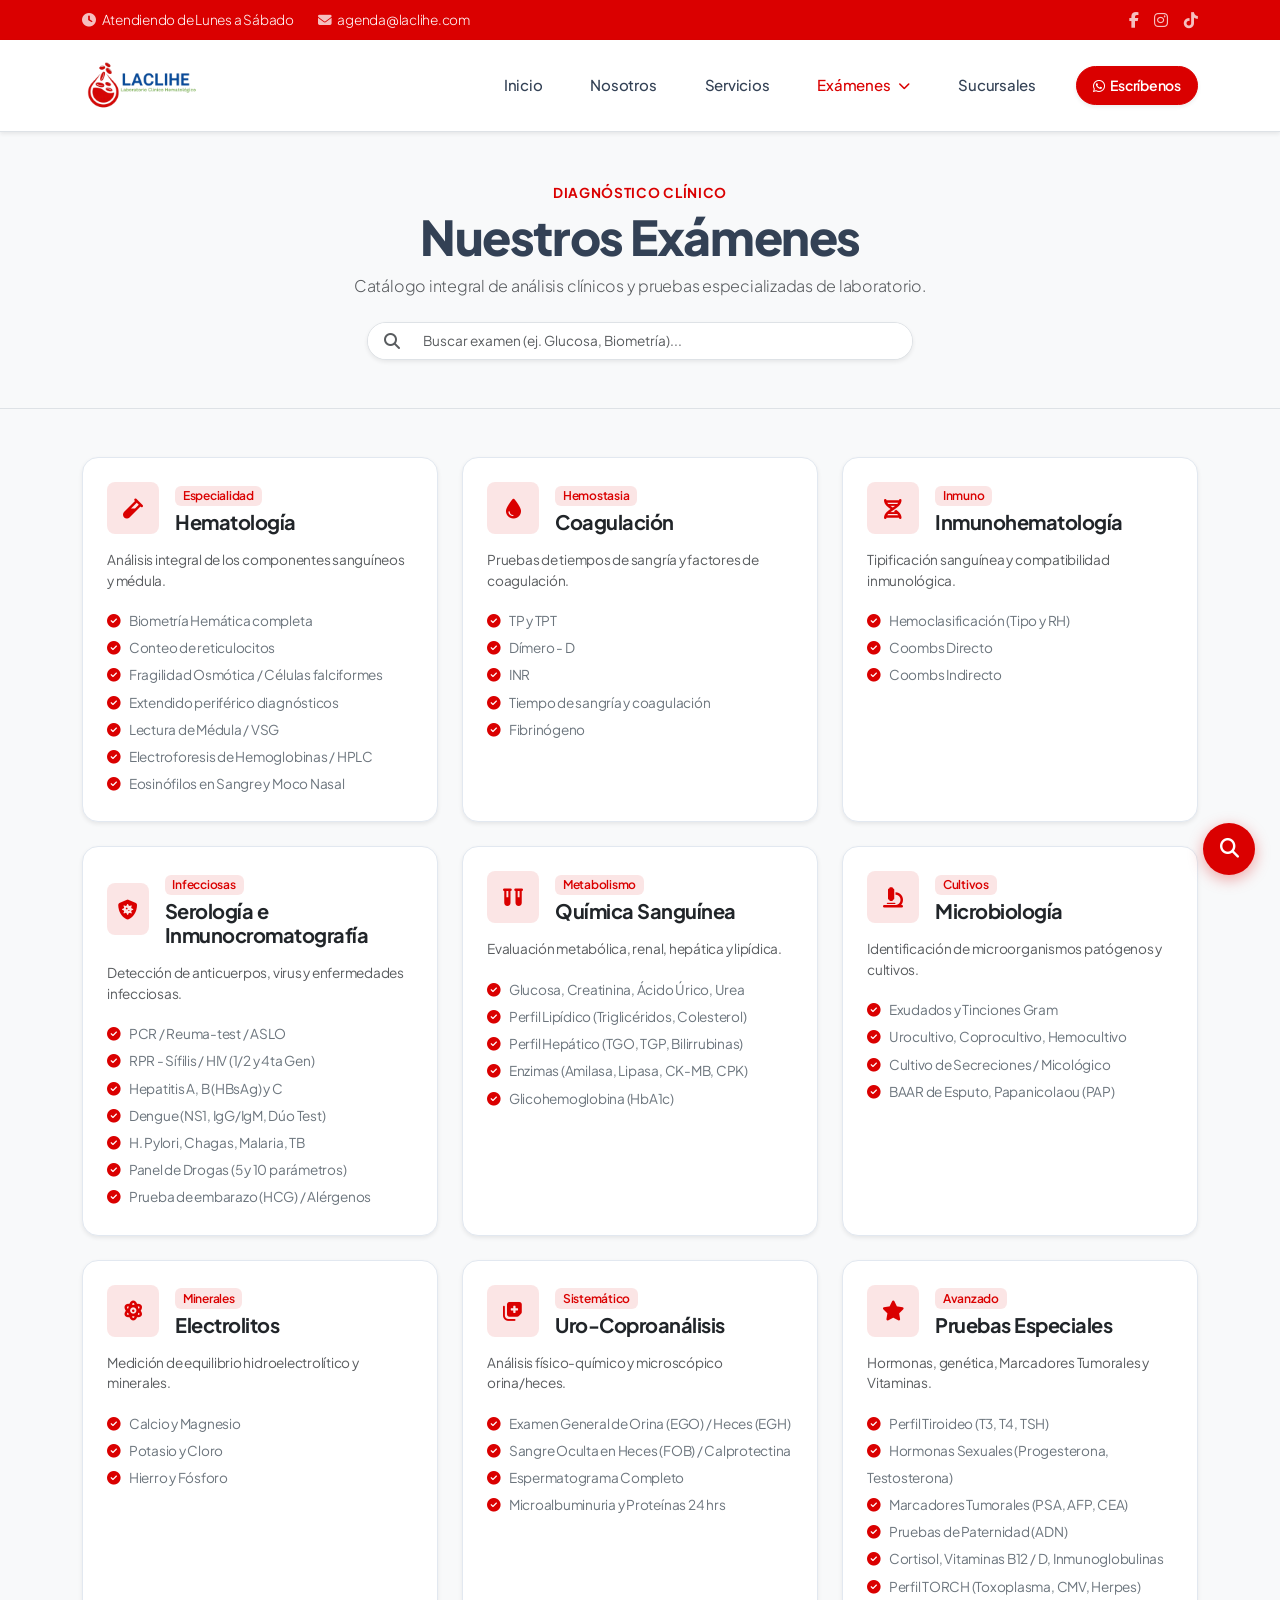
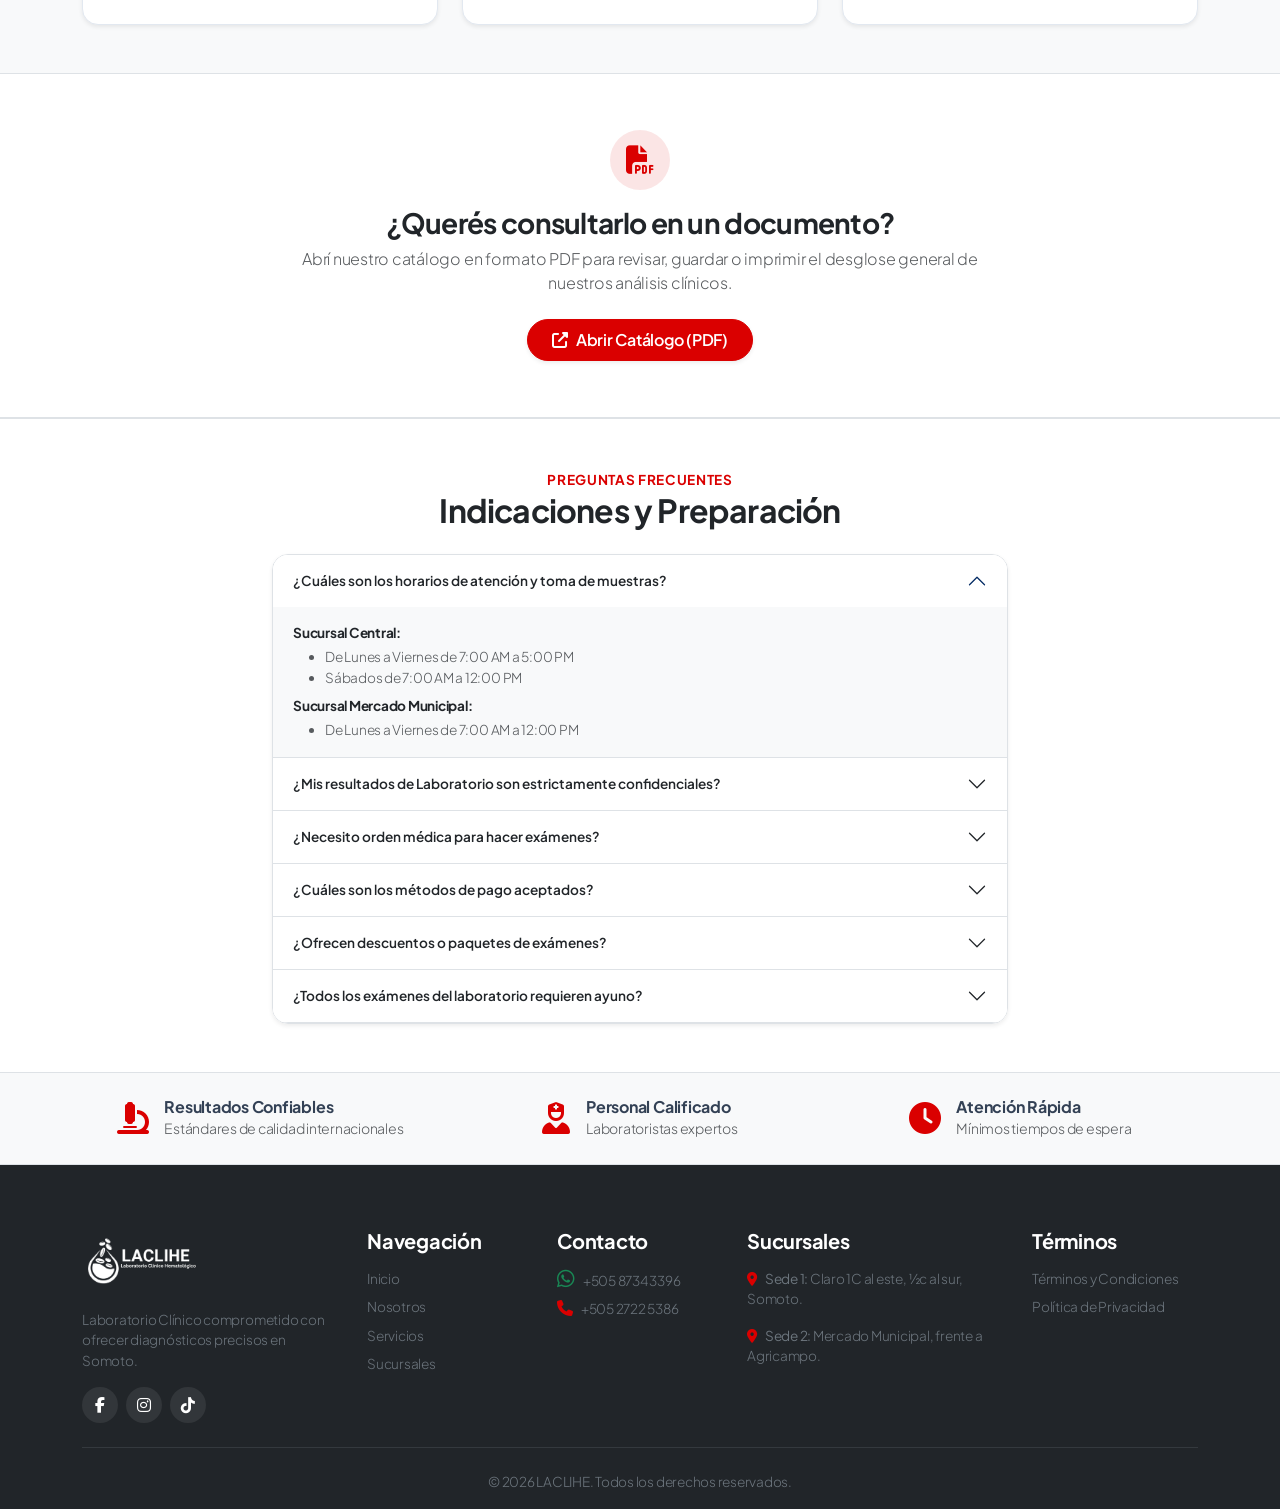
<file: examenes.html>
<!DOCTYPE html>
<html lang="es">
<head>
  <link rel="icon" type="image/png" href="img/logo/Laclihe.png">
  <meta charset="utf-8">
  <meta name="viewport" content="width=device-width, initial-scale=1.0">
  <meta name="description" content="LACLIHE - Catálogo completo de análisis y pruebas clínicas de laboratorio.">
  <title>Exámenes | LACLIHE</title>
  
  <link rel="preconnect" href="https://fonts.googleapis.com">
  <link rel="preconnect" href="https://fonts.gstatic.com" crossorigin>
  <link href="https://fonts.googleapis.com/css2?family=Plus+Jakarta+Sans:ital,wght@0,300;0,400;0,500;0,600;0,700;0,800;1,400&display=swap" rel="stylesheet">
  <link href="https://cdn.jsdelivr.net/npm/bootstrap@5.3.2/dist/css/bootstrap.min.css" rel="stylesheet">
  <link rel="stylesheet" href="https://cdnjs.cloudflare.com/ajax/libs/font-awesome/6.4.0/css/all.min.css">
  <link rel="stylesheet" href="css/style.css">
</head>
<body class="d-flex flex-column min-vh-100">

  <div class="topbar py-2 bg-danger text-white d-none d-md-block">
    <div class="container d-flex justify-content-between align-items-center">
      <div class="topbar-info d-flex gap-4 fs-7 fw-light">
        <span><i class="fas fa-clock me-1 opacity-75"></i> Atendiendo de Lunes a Sábado</span>
        <span><i class="fas fa-envelope me-1 opacity-75"></i> agenda@laclihe.com</span>
      </div>
      <div class="topbar-social d-flex gap-3">
        <a href="https://www.facebook.com/p/Laboratorio-Cl%C3%ADnico-Hematol%C3%B3gicoLACLIHE-Somoto-Madriz-61553159756497/" target="_blank" rel="noopener noreferrer" class="text-white opacity-75 opacity-100-hover"><i class="fab fa-facebook-f"></i></a>
        <a href="https://www.instagram.com/laclihe/" target="_blank" rel="noopener noreferrer" class="text-white opacity-75 opacity-100-hover"><i class="fab fa-instagram"></i></a>
        <a href="https://www.tiktok.com/@lab.clnico.hemato" target="_blank" rel="noopener noreferrer" class="text-white opacity-75 opacity-100-hover"><i class="fab fa-tiktok"></i></a>
      </div>
    </div>
  </div>

  <header class="sticky-top bg-white border-bottom shadow-sm">
    <nav class="navbar navbar-expand-lg py-2">
      <div class="container d-flex align-items-center justify-content-between">
        <a class="navbar-brand d-flex align-items-center m-0" href="index.html">
          <img src="img/Logo/Laclihe.png" alt="Logo LACLIHE" height="58" class="d-inline-block align-text-top">
        </a>
        <button class="navbar-toggler border-0 p-1 shadow-none" type="button" data-bs-toggle="offcanvas" data-bs-target="#offcanvasMenu">
          <span class="navbar-toggler-icon"></span>
        </button>

        <div class="offcanvas offcanvas-end" tabindex="-1" id="offcanvasMenu">
          <div class="offcanvas-header bg-danger text-white">
            <h5 class="offcanvas-title fw-bold">LACLIHE</h5>
            <button type="button" class="btn-close btn-close-white" data-bs-dismiss="offcanvas"></button>
          </div>
          <div class="offcanvas-body d-flex flex-column flex-lg-row align-items-start align-items-lg-center justify-content-lg-end gap-3 p-4 p-lg-0">
            <ul class="navbar-nav gap-lg-1 gap-xl-3 fw-medium m-0">
              <li class="nav-item"><a class="nav-link py-2 px-3 rounded" href="index.html">Inicio</a></li>
              <li class="nav-item"><a class="nav-link py-2 px-3 rounded" href="nosotros.html">Nosotros</a></li>
              <li class="nav-item"><a class="nav-link py-2 px-3 rounded" href="servicios.html">Servicios</a></li>
              <li class="nav-item dropdown">
  <a class="nav-link dropdown-toggle active py-2 px-3 rounded d-inline-flex align-items-center justify-content-between gap-1" href="examenes.html" role="button" data-bs-toggle="dropdown" aria-expanded="false">
    <span>Exámenes</span>
    <i class="fas fa-chevron-down dropdown-arrow ms-1"></i>
  </a>
  <ul class="dropdown-menu shadow-lg border-0 rounded-3 mt-lg-2">
    <li><a class="dropdown-item py-2 fw-semibold text-danger border-bottom" href="examenes.html">Ver todos los Exámenes</a></li>
    <li><a class="dropdown-item py-2" href="examenes.html#hematologia">Hematología</a></li>
    <li><a class="dropdown-item py-2" href="examenes.html#coagulacion">Tiempos de Coagulación</a></li>
    <li><a class="dropdown-item py-2" href="examenes.html#inmunohematologia">Inmunohematología</a></li>
    <li><a class="dropdown-item py-2" href="examenes.html#serologia">Serología</a></li>
    <li><a class="dropdown-item py-2" href="examenes.html#quimica">Química Sanguínea</a></li>
    <li><a class="dropdown-item py-2" href="examenes.html#microbiologia">Microbiología</a></li>
    <li><a class="dropdown-item py-2" href="examenes.html#electrolitos">Electrolitos</a></li>
    <li><a class="dropdown-item py-2" href="examenes.html#urocopro">Uro-Coproanálisis</a></li>
    <li><a class="dropdown-item py-2" href="examenes.html#especiales">Pruebas Especiales</a></li>
  </ul>
</li>
              <li class="nav-item"><a class="nav-link py-2 px-3 rounded" href="sucursales.html">Sucursales</a></li>
            </ul>
            <a href="https://wa.me/+50587343396" target="_blank" rel="noopener noreferrer" class="btn btn-danger btn-sm rounded-pill px-3 py-2 fw-semibold shadow-sm text-nowrap ms-lg-2">
              <i class="fab fa-whatsapp me-1"></i> Escríbenos
            </a>
          </div>
        </div>
      </div>
    </nav>
  </header>

 <div class="bg-light py-5 border-bottom">
    <div class="container text-center">
      <span class="text-danger fw-bold text-uppercase tracking-wider fs-7">Diagnóstico Clínico</span>
      <h1 class="display-5 fw-extrabold mt-1">Nuestros Exámenes</h1>
      <p class="text-muted fw-light max-w-700 mx-auto mb-4">Catálogo integral de análisis clínicos y pruebas especializadas de laboratorio.</p>
      
<div class="row justify-content-center mt-4">
  <div class="col-md-8 col-lg-6">
    <div class="position-relative">
      <div class="input-group shadow-sm rounded-pill overflow-hidden bg-white border">
        <span class="input-group-text bg-white border-0 ps-3 text-muted"><i class="fas fa-search"></i></span>
        <input type="text" id="searchExams" class="form-control border-0 py-2 fs-7 shadow-none" placeholder="Buscar examen (ej. Glucosa, Biometría)..." autocomplete="off">
      </div>
      <!-- Lista desplegable de sugerencias -->
      <ul id="searchResults" class="dropdown-menu w-100 shadow-lg border-0 rounded-4 mt-2 py-2 overflow-auto" style="max-height: 320px; display: none;"></ul>
    </div>
  </div>
</div>
    </div>
  </div>

  <main class="flex-grow-1 py-5 bg-light">
    
    <div class="container">

      <!-- Encabezado de Sección
      <div class="text-center mb-5">
        <h2 class="fw-bold text-dark mb-2">Catálogo de Exámenes</h2>
        <p class="text-muted fs-6">Explora nuestra amplia gama de análisis clínicos y pruebas especializadas</p>
      </div> -->

      <!-- Grilla Interactiva de Exámenes -->
      <div class="row g-4">

        <!-- Hematología -->
        <div class="col-md-6 col-lg-4" id="hematologia">
          <div class="card h-100 border-0 shadow-sm rounded-4 exam-card p-4">
            <div class="d-flex align-items-center mb-3">
              <div class="icon-box bg-danger-subtle text-danger rounded-3 me-3">
                <i class="fas fa-vial fa-lg"></i>
              </div>
              <div>
                <span class="badge bg-danger-subtle text-danger fw-semibold fs-8 mb-1">Especialidad</span>
                <h3 class="h5 fw-bold mb-0 text-dark">Hematología</h3>
              </div>
            </div>
            <p class="text-muted fs-7 mb-3">Análisis integral de los componentes sanguíneos y médula.</p>
            <ul class="list-unstyled text-secondary fs-7 m-0 lh-lg flex-grow-1 exam-list">
              <li><i class="fas fa-check-circle text-danger me-2"></i>Biometría Hemática completa</li>
              <li><i class="fas fa-check-circle text-danger me-2"></i>Conteo de reticulocitos</li>
              <li><i class="fas fa-check-circle text-danger me-2"></i>Fragilidad Osmótica / Células falciformes</li>
              <li><i class="fas fa-check-circle text-danger me-2"></i>Extendido periférico diagnósticos</li>
              <li><i class="fas fa-check-circle text-danger me-2"></i>Lectura de Médula / VSG</li>
              <li><i class="fas fa-check-circle text-danger me-2"></i>Electroforesis de Hemoglobinas / HPLC</li>
              <li><i class="fas fa-check-circle text-danger me-2"></i>Eosinófilos en Sangre y Moco Nasal</li>
            </ul>
          </div>
        </div>

        <!-- Coagulación -->
        <div class="col-md-6 col-lg-4" id="coagulacion">
          <div class="card h-100 border-0 shadow-sm rounded-4 exam-card p-4">
            <div class="d-flex align-items-center mb-3">
              <div class="icon-box bg-danger-subtle text-danger rounded-3 me-3">
                <i class="fas fa-tint fa-lg"></i>
              </div>
              <div>
                <span class="badge bg-danger-subtle text-danger fw-semibold fs-8 mb-1">Hemostasia</span>
                <h3 class="h5 fw-bold mb-0 text-dark">Coagulación</h3>
              </div>
            </div>
            <p class="text-muted fs-7 mb-3">Pruebas de tiempos de sangría y factores de coagulación.</p>
            <ul class="list-unstyled text-secondary fs-7 m-0 lh-lg flex-grow-1 exam-list">
              <li><i class="fas fa-check-circle text-danger me-2"></i>TP y TPT</li>
              <li><i class="fas fa-check-circle text-danger me-2"></i>Dímero - D</li>
              <li><i class="fas fa-check-circle text-danger me-2"></i>INR</li>
              <li><i class="fas fa-check-circle text-danger me-2"></i>Tiempo de sangría y coagulación</li>
              <li><i class="fas fa-check-circle text-danger me-2"></i>Fibrinógeno</li>
            </ul>
          </div>
        </div>

        <!-- Inmunohematología -->
        <div class="col-md-6 col-lg-4" id="inmunohematologia">
          <div class="card h-100 border-0 shadow-sm rounded-4 exam-card p-4">
            <div class="d-flex align-items-center mb-3">
              <div class="icon-box bg-danger-subtle text-danger rounded-3 me-3">
                <i class="fas fa-dna fa-lg"></i>
              </div>
              <div>
                <span class="badge bg-danger-subtle text-danger fw-semibold fs-8 mb-1">Inmuno</span>
                <h3 class="h5 fw-bold mb-0 text-dark">Inmunohematología</h3>
              </div>
            </div>
            <p class="text-muted fs-7 mb-3">Tipificación sanguínea y compatibilidad inmunológica.</p>
            <ul class="list-unstyled text-secondary fs-7 m-0 lh-lg flex-grow-1 exam-list">
              <li><i class="fas fa-check-circle text-danger me-2"></i>Hemoclasificación (Tipo y RH)</li>
              <li><i class="fas fa-check-circle text-danger me-2"></i>Coombs Directo</li>
              <li><i class="fas fa-check-circle text-danger me-2"></i>Coombs Indirecto</li>
            </ul>
          </div>
        </div>

        <!-- Serología -->
        <div class="col-md-6 col-lg-4" id="serologia">
          <div class="card h-100 border-0 shadow-sm rounded-4 exam-card p-4">
            <div class="d-flex align-items-center mb-3">
              <div class="icon-box bg-danger-subtle text-danger rounded-3 me-3">
                <i class="fas fa-shield-virus fa-lg"></i>
              </div>
              <div>
                <span class="badge bg-danger-subtle text-danger fw-semibold fs-8 mb-1">Infecciosas</span>
                <h3 class="h5 fw-bold mb-0 text-dark">Serología e Inmunocromatografía</h3>
              </div>
            </div>
            <p class="text-muted fs-7 mb-3">Detección de anticuerpos, virus y enfermedades infecciosas.</p>
            <ul class="list-unstyled text-secondary fs-7 m-0 lh-lg flex-grow-1 exam-list">
              <li><i class="fas fa-check-circle text-danger me-2"></i>PCR / Reuma-test / ASLO</li>
              <li><i class="fas fa-check-circle text-danger me-2"></i>RPR - Sífilis / HIV (1/2 y 4ta Gen)</li>
              <li><i class="fas fa-check-circle text-danger me-2"></i>Hepatitis A, B (HBsAg) y C</li>
              <li><i class="fas fa-check-circle text-danger me-2"></i>Dengue (NS1, IgG/IgM, Dúo Test)</li>
              <li><i class="fas fa-check-circle text-danger me-2"></i>H. Pylori, Chagas, Malaria, TB</li>
              <li><i class="fas fa-check-circle text-danger me-2"></i>Panel de Drogas (5 y 10 parámetros)</li>
              <li><i class="fas fa-check-circle text-danger me-2"></i>Prueba de embarazo (HCG) / Alérgenos</li>
            </ul>
          </div>
        </div>

        <!-- Química Sanguínea -->
        <div class="col-md-6 col-lg-4" id="quimica">
          <div class="card h-100 border-0 shadow-sm rounded-4 exam-card p-4">
            <div class="d-flex align-items-center mb-3">
              <div class="icon-box bg-danger-subtle text-danger rounded-3 me-3">
                <i class="fas fa-vials fa-lg"></i>
              </div>
              <div>
                <span class="badge bg-danger-subtle text-danger fw-semibold fs-8 mb-1">Metabolismo</span>
                <h3 class="h5 fw-bold mb-0 text-dark">Química Sanguínea</h3>
              </div>
            </div>
            <p class="text-muted fs-7 mb-3">Evaluación metabólica, renal, hepática y lipídica.</p>
            <ul class="list-unstyled text-secondary fs-7 m-0 lh-lg flex-grow-1 exam-list">
              <li><i class="fas fa-check-circle text-danger me-2"></i>Glucosa, Creatinina, Ácido Úrico, Urea</li>
              <li><i class="fas fa-check-circle text-danger me-2"></i>Perfil Lipídico (Triglicéridos, Colesterol)</li>
              <li><i class="fas fa-check-circle text-danger me-2"></i>Perfil Hepático (TGO, TGP, Bilirrubinas)</li>
              <li><i class="fas fa-check-circle text-danger me-2"></i>Enzimas (Amilasa, Lipasa, CK-MB, CPK)</li>
              <li><i class="fas fa-check-circle text-danger me-2"></i>Glicohemoglobina (HbA1c)</li>
            </ul>
          </div>
        </div>

        <!-- Microbiología -->
        <div class="col-md-6 col-lg-4" id="microbiologia">
          <div class="card h-100 border-0 shadow-sm rounded-4 exam-card p-4">
            <div class="d-flex align-items-center mb-3">
              <div class="icon-box bg-danger-subtle text-danger rounded-3 me-3">
                <i class="fas fa-microscope fa-lg"></i>
              </div>
              <div>
                <span class="badge bg-danger-subtle text-danger fw-semibold fs-8 mb-1">Cultivos</span>
                <h3 class="h5 fw-bold mb-0 text-dark">Microbiología</h3>
              </div>
            </div>
            <p class="text-muted fs-7 mb-3">Identificación de microorganismos patógenos y cultivos.</p>
            <ul class="list-unstyled text-secondary fs-7 m-0 lh-lg flex-grow-1 exam-list">
              <li><i class="fas fa-check-circle text-danger me-2"></i>Exudados y Tinciones Gram</li>
              <li><i class="fas fa-check-circle text-danger me-2"></i>Urocultivo, Coprocultivo, Hemocultivo</li>
              <li><i class="fas fa-check-circle text-danger me-2"></i>Cultivo de Secreciones / Micológico</li>
              <li><i class="fas fa-check-circle text-danger me-2"></i>BAAR de Esputo, Papanicolaou (PAP)</li>
            </ul>
          </div>
        </div>

        <!-- Electrolitos -->
        <div class="col-md-6 col-lg-4" id="electrolitos">
          <div class="card h-100 border-0 shadow-sm rounded-4 exam-card p-4">
            <div class="d-flex align-items-center mb-3">
              <div class="icon-box bg-danger-subtle text-danger rounded-3 me-3">
                <i class="fas fa-atom fa-lg"></i>
              </div>
              <div>
                <span class="badge bg-danger-subtle text-danger fw-semibold fs-8 mb-1">Minerales</span>
                <h3 class="h5 fw-bold mb-0 text-dark">Electrolitos</h3>
              </div>
            </div>
            <p class="text-muted fs-7 mb-3">Medición de equilibrio hidroelectrolítico y minerales.</p>
            <ul class="list-unstyled text-secondary fs-7 m-0 lh-lg flex-grow-1 exam-list">
              <li><i class="fas fa-check-circle text-danger me-2"></i>Calcio y Magnesio</li>
              <li><i class="fas fa-check-circle text-danger me-2"></i>Potasio y Cloro</li>
              <li><i class="fas fa-check-circle text-danger me-2"></i>Hierro y Fósforo</li>
            </ul>
          </div>
        </div>

        <!-- Uro-Coproanálisis -->
        <div class="col-md-6 col-lg-4" id="urocopro">
          <div class="card h-100 border-0 shadow-sm rounded-4 exam-card p-4">
            <div class="d-flex align-items-center mb-3">
              <div class="icon-box bg-danger-subtle text-danger rounded-3 me-3">
                <i class="fas fa-notes-medical fa-lg"></i>
              </div>
              <div>
                <span class="badge bg-danger-subtle text-danger fw-semibold fs-8 mb-1">Sistemático</span>
                <h3 class="h5 fw-bold mb-0 text-dark">Uro-Coproanálisis</h3>
              </div>
            </div>
            <p class="text-muted fs-7 mb-3">Análisis físico-químico y microscópico orina/heces.</p>
            <ul class="list-unstyled text-secondary fs-7 m-0 lh-lg flex-grow-1 exam-list">
              <li><i class="fas fa-check-circle text-danger me-2"></i>Examen General de Orina (EGO) / Heces (EGH)</li>
              <li><i class="fas fa-check-circle text-danger me-2"></i>Sangre Oculta en Heces (FOB) / Calprotectina</li>
              <li><i class="fas fa-check-circle text-danger me-2"></i>Espermatograma Completo</li>
              <li><i class="fas fa-check-circle text-danger me-2"></i>Microalbuminuria y Proteínas 24 hrs</li>
            </ul>
          </div>
        </div>

        <!-- Pruebas Especiales -->
        <div class="col-md-6 col-lg-4" id="especiales">
          <div class="card h-100 border-0 shadow-sm rounded-4 exam-card p-4">
            <div class="d-flex align-items-center mb-3">
              <div class="icon-box bg-danger-subtle text-danger rounded-3 me-3">
                <i class="fas fa-star fa-lg"></i>
              </div>
              <div>
                <span class="badge bg-danger-subtle text-danger fw-semibold fs-8 mb-1">Avanzado</span>
                <h3 class="h5 fw-bold mb-0 text-dark">Pruebas Especiales</h3>
              </div>
            </div>
            <p class="text-muted fs-7 mb-3">Hormonas, genética, Marcadores Tumorales y Vitaminas.</p>
            <ul class="list-unstyled text-secondary fs-7 m-0 lh-lg flex-grow-1 exam-list">
              <li><i class="fas fa-check-circle text-danger me-2"></i>Perfil Tiroideo (T3, T4, TSH)</li>
              <li><i class="fas fa-check-circle text-danger me-2"></i>Hormonas Sexuales (Progesterona, Testosterona)</li>
              <li><i class="fas fa-check-circle text-danger me-2"></i>Marcadores Tumorales (PSA, AFP, CEA)</li>
              <li><i class="fas fa-check-circle text-danger me-2"></i>Pruebas de Paternidad (ADN)</li>
              <li><i class="fas fa-check-circle text-danger me-2"></i>Cortisol, Vitaminas B12 / D, Inmunoglobulinas</li>
              <li><i class="fas fa-check-circle text-danger me-2"></i>Perfil TORCH (Toxoplasma, CMV, Herpes)</li>
            </ul>
          </div>
        </div>

      </div>
    </div>
  </main>
<!-- Sección CTA previa al Footer -->
  <section class="bg-white py-5 border-top border-bottom">
    <div class="container text-center py-2">
      <div class="icon-box bg-danger-subtle text-danger rounded-circle mx-auto mb-3 d-flex align-items-center justify-content-center" style="width: 60px; height: 60px;">
        <i class="fas fa-file-pdf fs-3"></i>
      </div>
      <h3 class="fw-bold text-dark mb-2">¿Querés consultarlo en un documento?</h3>
      <p class="text-muted fw-light max-w-700 mx-auto mb-4">
        Abrí nuestro catálogo en formato PDF para revisar, guardar o imprimir el desglose general de nuestros análisis clínicos.
      </p>
      <a href="docs/Oferta de Exámenes.pdf" target="_blank" rel="noopener noreferrer" class="btn btn-danger btn-lg rounded-pill px-4 py-2 fs-6 fw-semibold shadow-sm d-inline-flex align-items-center gap-2">
        <i class="fas fa-external-link-alt"></i>
        Abrir Catálogo (PDF)
      </a>
    </div>
    
  </section>
<!-- Sección de Preguntas Frecuentes -->
<section class="py-5 bg-white border-top">
  <div class="container">
    <div class="text-center mb-4">
      <span class="text-danger fw-bold text-uppercase tracking-wider fs-7">Preguntas Frecuentes</span>
      <h2 class="fw-bold text-dark mb-2">Indicaciones y Preparación</h2>
    </div>
    <div class="row justify-content-center">
      <div class="col-lg-8">
        <div class="accordion shadow-sm rounded-4 border overflow-hidden" id="faqAccordion">
          
          <!-- Pregunta 1 -->
          <div class="accordion-item border-0 border-bottom">
            <h3 class="accordion-header">
              <button class="accordion-button fw-semibold fs-7 shadow-none bg-white text-dark" type="button" data-bs-toggle="collapse" data-bs-target="#faq1">
                ¿Cuáles son los horarios de atención y toma de muestras?
              </button>
            </h3>
            <div id="faq1" class="accordion-collapse collapse show" data-bs-parent="#faqAccordion">
              <div class="accordion-body text-muted fs-7 fw-light bg-light py-3">
                <p class="mb-1 fw-bold text-dark">Sucursal Central:</p>
                <ul class="mb-2">
                  <li>De Lunes a Viernes de 7:00 AM a 5:00 PM</li>
                  <li>Sábados de 7:00 AM a 12:00 PM</li>
                </ul>
                <p class="mb-1 fw-bold text-dark">Sucursal Mercado Municipal:</p>
                <ul class="mb-0">
                  <li>De Lunes a Viernes de 7:00 AM a 12:00 PM</li>
                </ul> 
              </div>
            </div>
          </div>

          <!-- Pregunta 2 -->
          <div class="accordion-item border-0 border-bottom">
            <h3 class="accordion-header">
              <button class="accordion-button collapsed fw-semibold fs-7 shadow-none bg-white text-dark" type="button" data-bs-toggle="collapse" data-bs-target="#faq2">
                ¿Mis resultados de Laboratorio son estrictamente confidenciales?
              </button>
            </h3>
            <div id="faq2" class="accordion-collapse collapse" data-bs-parent="#faqAccordion">
              <div class="accordion-body text-muted fs-7 fw-light bg-light py-3">
                Sí, totalmente. Tu información médica está protegida bajo estrictos protocolos de ética y privacidad. Los resultados solo se entregan directamente a ti o a una persona autorizada con identificación, e igualmente si solicitas el envío por medios digitales seguros.
              </div>
            </div>
          </div>

          <!-- Pregunta 3 -->
          <div class="accordion-item border-0 border-bottom">
            <h3 class="accordion-header">
              <button class="accordion-button collapsed fw-semibold fs-7 shadow-none bg-white text-dark" type="button" data-bs-toggle="collapse" data-bs-target="#faq3">
                ¿Necesito orden médica para hacer exámenes?
              </button>
            </h3>
            <div id="faq3" class="accordion-collapse collapse" data-bs-parent="#faqAccordion">
              <div class="accordion-body text-muted fs-7 fw-light bg-light py-3">
                No, no es necesario. Puedes solicitar exámenes de laboratorio directamente en nuestras sucursales sin necesidad de una orden médica. 
              </div>
            </div>
          </div>

          <!-- Pregunta 4 (Actualizada y con borde inferior añadido) -->
          <div class="accordion-item border-0 border-bottom">
            <h3 class="accordion-header">
              <button class="accordion-button collapsed fw-semibold fs-7 shadow-none bg-white text-dark" type="button" data-bs-toggle="collapse" data-bs-target="#faq4">
                ¿Cuáles son los métodos de pago aceptados?
              </button>
            </h3>
            <div id="faq4" class="accordion-collapse collapse" data-bs-parent="#faqAccordion">
              <div class="accordion-body text-muted fs-7 fw-light bg-light py-3">
                Aceptamos pagos en efectivo, tarjetas de crédito o débito, y transferencias bancarias directas en nuestras sucursales.
              </div>
            </div>
          </div>
 <!-- Pregunta 4 (Actualizada y con borde inferior añadido) -->
          <div class="accordion-item border-0 border-bottom">
            <h3 class="accordion-header">
              <button class="accordion-button collapsed fw-semibold fs-7 shadow-none bg-white text-dark" type="button" data-bs-toggle="collapse" data-bs-target="#faq5">
               ¿Ofrecen descuentos o paquetes de exámenes?
              </button>
            </h3>
            <div id="faq5" class="accordion-collapse collapse" data-bs-parent="#faqAccordion">
              <div class="accordion-body text-muted fs-7 fw-light bg-light py-3">
                Sí, ofrecemos descuentos especiales y paquetes de exámenes para ciertos análisis. Te recomendamos consultar directamente en nuestras sucursales o a través de nuestros canales de contacto para obtener información actualizada sobre promociones y paquetes disponibles.
              </div>
            </div>
          </div>
           <!-- Pregunta 4 (Actualizada y con borde inferior añadido) -->
          <div class="accordion-item border-0 border-bottom">
            <h3 class="accordion-header">
              <button class="accordion-button collapsed fw-semibold fs-7 shadow-none bg-white text-dark" type="button" data-bs-toggle="collapse" data-bs-target="#faq6">
                ¿Todos los exámenes del laboratorio requieren ayuno?
              </button>
            </h3>
            <div id="faq6" class="accordion-collapse collapse" data-bs-parent="#faqAccordion">
              <div class="accordion-body text-muted fs-7 fw-light bg-light py-3">
                No, no todos los examenes requieren ayuno, depende directamente del tipo de análisis que vayas a realizar.
              </div>
            </div>
          </div>
</section>
<!-- 3. CARACTERÍSTICAS / FEATURES -->
    <section class="py-4 bg-light border-bottom border-top">
      <div class="container">
        <div class="row g-3 g-md-4">
          <!-- Item 1 -->
          <div class="col-12 col-md-4 d-flex align-items-center justify-content-start justify-content-md-center gap-3">
            <i class="fas fa-microscope fs-2 text-danger flex-shrink-0"></i>
            <div>
              <h6 class="fw-bold mb-0">Resultados Confiables</h6>
              <small class="text-muted fw-light">Estándares de calidad internacionales</small>
            </div>
          </div>
          <!-- Item 2 -->
          <div class="col-12 col-md-4 d-flex align-items-center justify-content-start justify-content-md-center gap-3">
            <i class="fas fa-user-nurse fs-2 text-danger flex-shrink-0"></i>
            <div>
              <h6 class="fw-bold mb-0">Personal Calificado</h6>
              <small class="text-muted fw-light">Laboratoristas expertos</small>
            </div>
          </div>
          <!-- Item 3 -->
          <div class="col-12 col-md-4 d-flex align-items-center justify-content-start justify-content-md-center gap-3">
            <i class="fas fa-clock fs-2 text-danger flex-shrink-0"></i>
            <div>
              <h6 class="fw-bold mb-0">Atención Rápida</h6>
              <small class="text-muted fw-light">Mínimos tiempos de espera</small>
            </div>
          </div>
        </div>
      </div>
    </section>
   <!-- Footer -->
 <footer class="bg-dark text-white pt-5 pb-3">
    <div class="container pt-3">
      <div class="row gy-4 mb-4">
        <!-- Columna 1 con Logo Invertido -->
        <div class="col-lg-3 col-md-6">
          <a class="navbar-brand d-block mb-3" href="index.html">
            <img src="img/Logo/logo_invertido.png" alt="Logo LACLIHE Invertido" height="52" class="img-fluid object-fit-contain" style="max-width: 190px;">
          </a>
          <p class="text-secondary fs-7 pe-lg-2 fw-light mb-3">Laboratorio Clínico comprometido con ofrecer diagnósticos precisos en Somoto.</p>
          <div class="d-flex gap-2 align-items-center">
            <a href="https://www.facebook.com/p/Laboratorio-Cl%C3%ADnico-Hematol%C3%B3gicoLACLIHE-Somoto-Madriz-61553159756497/" target="_blank" rel="noopener noreferrer" class="social-btn" aria-label="Facebook">
              <i class="fab fa-facebook-f"></i>
            </a>
            <a href="https://www.instagram.com/laclihe/" target="_blank" rel="noopener noreferrer" class="social-btn" aria-label="Instagram">
              <i class="fab fa-instagram"></i>
            </a>
            <a href="https://www.tiktok.com/@lab.clnico.hemato" target="_blank" rel="noopener noreferrer" class="social-btn" aria-label="TikTok">
              <i class="fab fa-tiktok"></i>
            </a>
          </div>
        </div>

        <!-- Columna 2 -->
        <div class="col-lg-2 col-md-6">
          <h5 class="fw-bold mb-3 text-white">Navegación</h5>
          <ul class="list-unstyled text-secondary fs-7 d-flex flex-column gap-2 mb-0 fw-light">
            <li><a href="index.html" class="text-secondary text-decoration-none">Inicio</a></li>
            <li><a href="nosotros.html" class="text-secondary text-decoration-none">Nosotros</a></li>
            <li><a href="servicios.html" class="text-secondary text-decoration-none">Servicios</a></li>
            <li><a href="sucursales.html" class="text-secondary text-decoration-none">Sucursales</a></li>
          </ul>
        </div>

        <!-- Columna 3 -->
        <div class="col-lg-2 col-md-6">
          <h5 class="fw-bold mb-3 text-white">Contacto</h5>
          <ul class="list-unstyled text-secondary fs-7 d-flex flex-column gap-2 fw-light mb-0">
            <li><i class="fab fa-whatsapp text-success fs-5 me-2"></i><a href="https://wa.me/+50587343396" target="_blank" rel="noopener noreferrer" class="text-secondary text-decoration-none">+505 8734 3396</a></li>
            <li><i class="fa fa-phone text-danger fs-6 me-2"></i><a href="tel:+50527225386" class="text-secondary text-decoration-none">+505 2722 5386</a></li>
          </ul>
        </div>

        <!-- Columna 4 -->
        <div class="col-lg-3 col-md-6">
          <h5 class="fw-bold mb-3 text-white">Sucursales</h5>
          <div class="d-flex flex-column gap-3 fs-7 text-secondary fw-light">
            <a href="https://maps.app.goo.gl/LJ3z3B9W6yXc7CxW7" target="_blank" rel="noopener noreferrer" class="text-secondary text-decoration-none d-block footer-map-link">
              <i class="fas fa-map-marker-alt text-danger me-2"></i><strong>Sede 1:</strong> Claro 1C al este, ½c al sur, Somoto.
            </a>
            <a href="https://maps.google.com/?q=Mercado+Municipal+Somoto+Nicaragua" target="_blank" rel="noopener noreferrer" class="text-secondary text-decoration-none d-block footer-map-link">
              <i class="fas fa-map-marker-alt text-danger me-2"></i><strong>Sede 2:</strong> Mercado Municipal, frente a Agricampo.
            </a>
          </div>
        </div>

        <!-- Columna 5 -->
        <div class="col-lg-2 col-md-6">
          <h5 class="fw-bold mb-3 text-white">Términos</h5>
          <ul class="list-unstyled text-secondary fs-7 d-flex flex-column gap-2 mb-0 fw-light">
            <li><a href="terminos-condiciones.html" class="text-secondary text-decoration-none">Términos y Condiciones</a></li>
            <li><a href="politica-privacidad.html" class="text-secondary text-decoration-none">Política de Privacidad</a></li>
          </ul>
        </div>
      </div>

      <div class="border-top border-secondary border-opacity-25 pt-4 mt-4 text-center text-secondary fs-7 fw-light">
        <p class="mb-0">© 2026 LACLIHE. Todos los derechos reservados.</p>
      </div>
    </div>
  </footer>

  <script src="https://cdn.jsdelivr.net/npm/bootstrap@5.3.2/dist/js/bootstrap.bundle.min.js"></script>
  <script src="js/script.js"></script>
  <!-- Botón Flotante para Ir al Buscador -->
<button id="btnFloatingSearch" class="btn-floating-search" aria-label="Buscar examen">
  <i class="fas fa-search"></i>
</button>
</body>

</html>
</file>
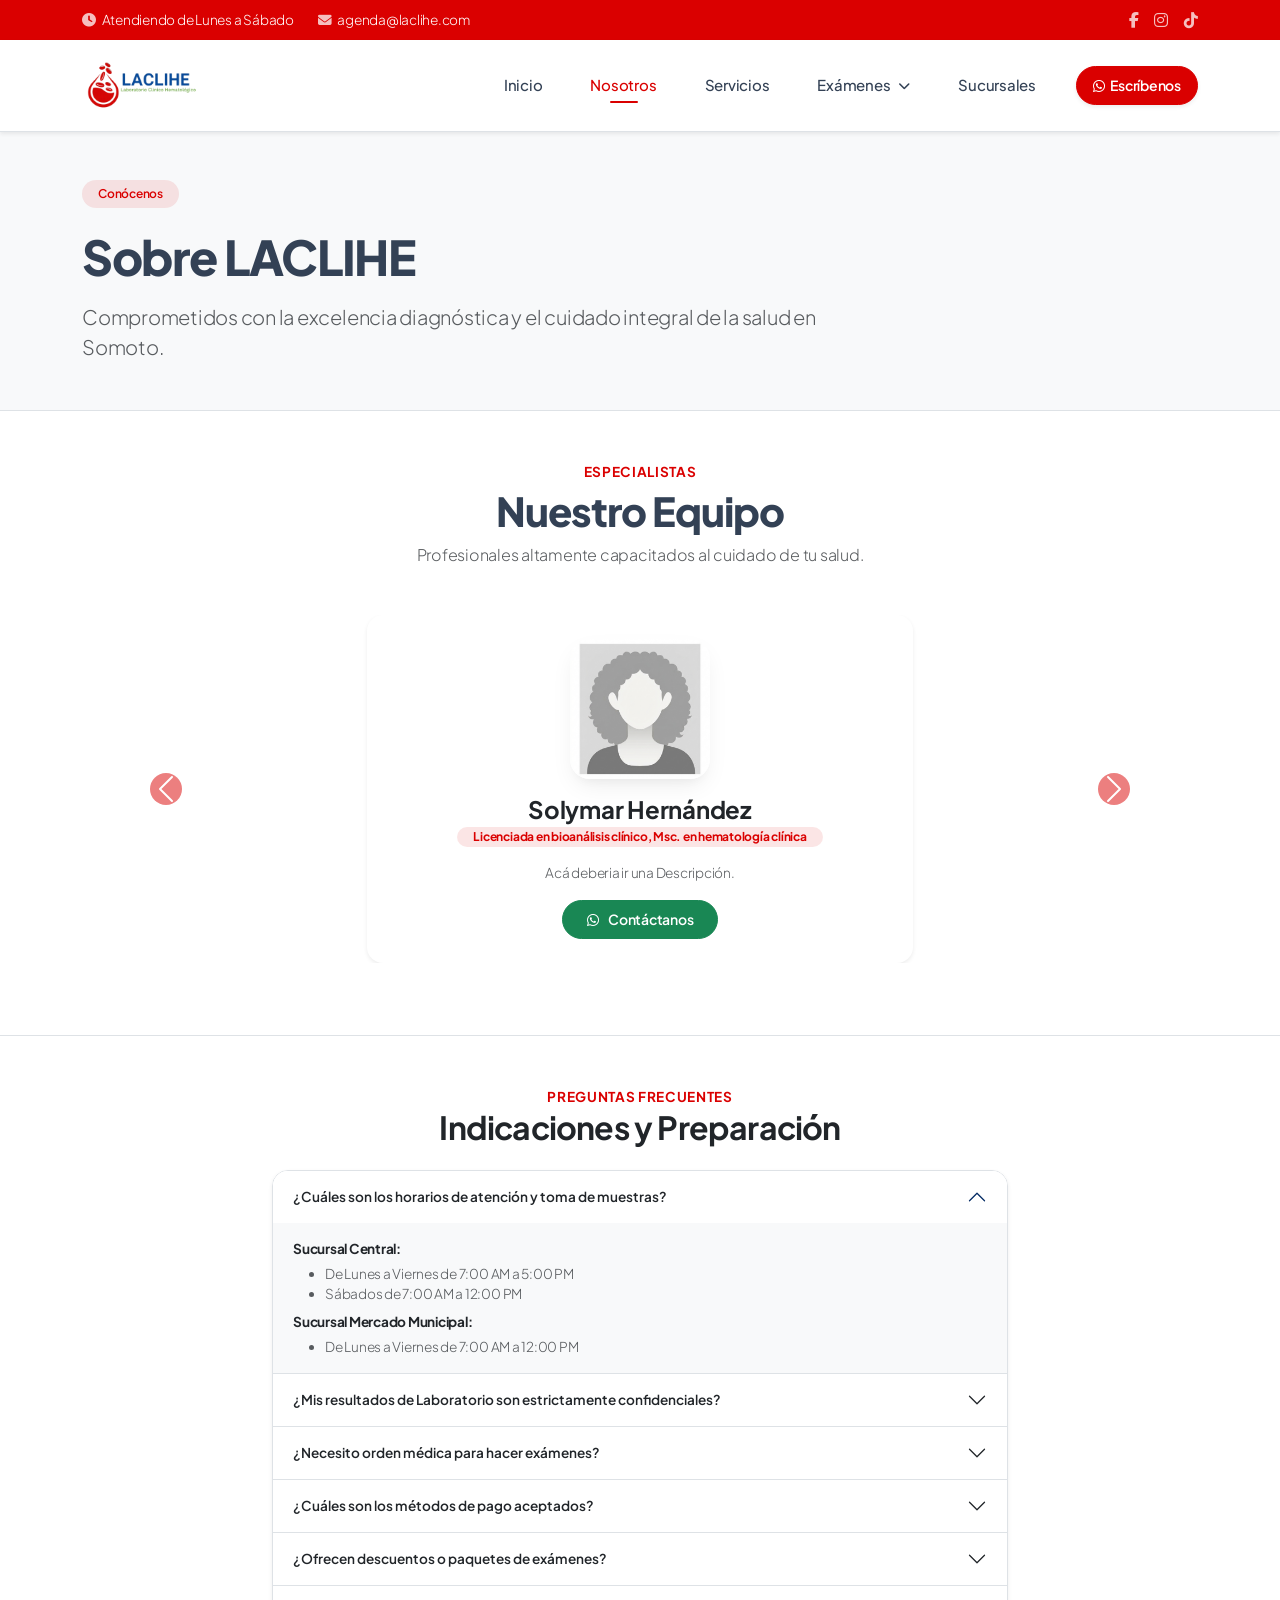
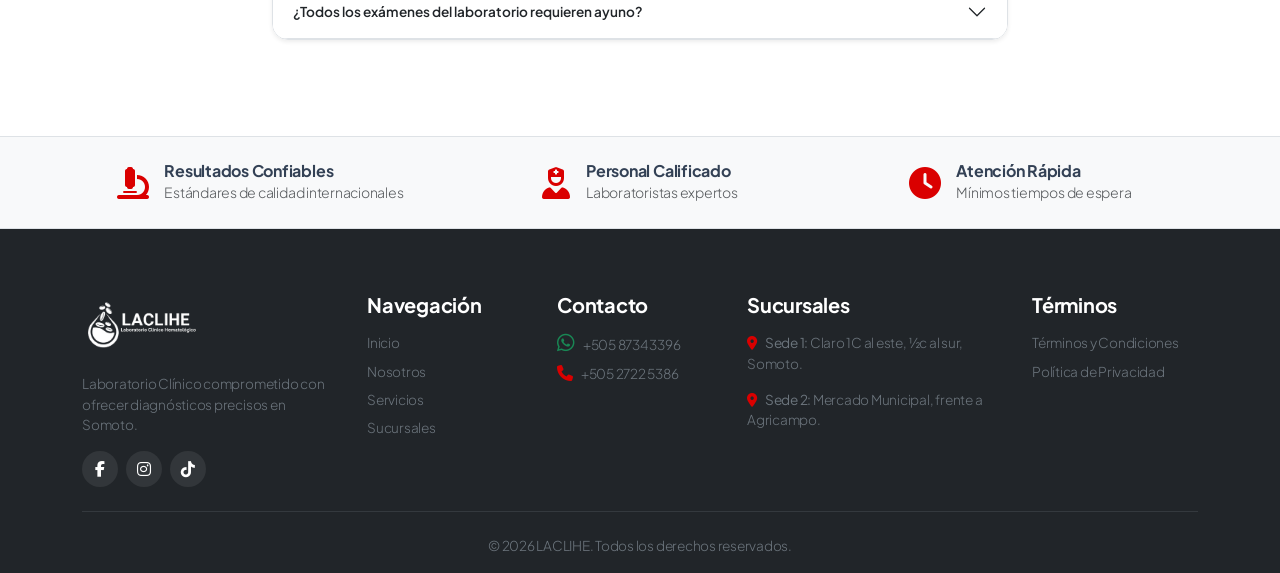
<file: nosotros.html>
<!DOCTYPE html>
<html lang="es">
<head>
  <link rel="icon" type="image/png" href="img/logo/Laclihe.png">
  <meta charset="utf-8">
  <meta name="viewport" content="width=device-width, initial-scale=1.0">
  <meta name="description" content="LACLIHE - Laboratorio Clínico especializado en servicios médicos y diagnósticos de precisión.">
  <title>Inicio | LACLIHE</title>
  
  <link rel="preconnect" href="https://fonts.googleapis.com">
  <link rel="preconnect" href="https://fonts.gstatic.com" crossorigin>
  <link href="https://fonts.googleapis.com/css2?family=Plus+Jakarta+Sans:ital,wght@0,300;0,400;0,500;0,600;0,700;0,800;1,400&display=swap" rel="stylesheet">
  <link href="https://cdn.jsdelivr.net/npm/bootstrap@5.3.2/dist/css/bootstrap.min.css" rel="stylesheet">
  <link rel="stylesheet" href="https://cdnjs.cloudflare.com/ajax/libs/font-awesome/6.4.0/css/all.min.css">
  <link rel="stylesheet" href="css/style.css">
</head>
<body class="d-flex flex-column min-vh-100">

  <!-- Topbar Informativa -->
  <div class="topbar py-2 bg-danger text-white d-none d-md-block">
    <div class="container d-flex justify-content-between align-items-center">
      <div class="topbar-info d-flex gap-4 fs-7 fw-light">
        <span><i class="fas fa-clock me-1 opacity-75"></i> Atendiendo de Lunes a Sábado</span>
        <span><i class="fas fa-envelope me-1 opacity-75"></i> agenda@laclihe.com</span>
        <!-- <a href="https://mail.google.com/mail/?view=cm&fs=1&to=agenda@laclihe.com" target="_blank" rel="noopener noreferrer" class="text-white-50 text-decoration-none">
  <span><i class="fas fa-envelope me-1 opacity-75"></i> agenda@laclihe.com</span>
</a> -->
      </div>
      <div class="topbar-social d-flex gap-3">
        <a href="https://www.facebook.com/p/Laboratorio-Cl%C3%ADnico-Hematol%C3%B3gicoLACLIHE-Somoto-Madriz-61553159756497/" target="_blank" rel="noopener noreferrer" class="text-white opacity-75 opacity-100-hover"><i class="fab fa-facebook-f"></i></a>
        <a href="https://www.instagram.com/laclihe/" target="_blank" rel="noopener noreferrer" class="text-white opacity-75 opacity-100-hover"><i class="fab fa-instagram"></i></a>
        <a href="https://www.tiktok.com/@lab.clnico.hemato" target="_blank" rel="noopener noreferrer" class="text-white opacity-75 opacity-100-hover"><i class="fab fa-tiktok"></i></a>
      </div>
    </div>
  </div>
<!-- Header / Navbar -->
<header class="sticky-top bg-white border-bottom shadow-sm">
  <nav class="navbar navbar-expand-lg py-2">
    <div class="container d-flex align-items-center justify-content-between">
      <a class="navbar-brand d-flex align-items-center m-0" href="index.html">
        <img src="img/Logo/Laclihe.png" alt="Logo LACLIHE" height="58" class="d-inline-block align-text-top">
      </a>
      <button class="navbar-toggler border-0 p-1 shadow-none" type="button" data-bs-toggle="offcanvas" data-bs-target="#offcanvasMenu">
        <span class="navbar-toggler-icon"></span>
      </button>

      <div class="offcanvas offcanvas-end" tabindex="-1" id="offcanvasMenu">
        <div class="offcanvas-header bg-danger text-white">
          <h5 class="offcanvas-title fw-bold">LACLIHE</h5>
          <button type="button" class="btn-close btn-close-white" data-bs-dismiss="offcanvas"></button>
        </div>
        <div class="offcanvas-body d-flex flex-column flex-lg-row align-items-start align-items-lg-center justify-content-lg-end gap-3 p-4 p-lg-0">
          <ul class="navbar-nav gap-lg-1 gap-xl-3 fw-medium m-0">
            <li class="nav-item"><a class="nav-link py-2 px-3 rounded" href="index.html">Inicio</a></li>
            <li class="nav-item"><a class="nav-link py-2 px-3 rounded active" href="nosotros.html">Nosotros</a></li>
            <li class="nav-item"><a class="nav-link py-2 px-3 rounded" href="servicios.html">Servicios</a></li>
            <li class="nav-item dropdown">
                   <a class="nav-link dropdown-toggle py-2 px-3 rounded d-inline-flex align-items-center justify-content-between gap-1" href="examenes.html" role="button" data-bs-toggle="dropdown" aria-expanded="false">
  <span>Exámenes</span>
  <i class="fas fa-chevron-down dropdown-arrow ms-1"></i>
</a>
              <ul class="dropdown-menu shadow-lg border-0 rounded-3 mt-lg-2">
                <li><a class="dropdown-item py-2 fw-semibold text-danger border-bottom" href="examenes.html">Ver todos los Exámenes</a></li>
                <li><a class="dropdown-item py-2" href="examenes.html#hematologia">Hematología</a></li>
                <li><a class="dropdown-item py-2" href="examenes.html#coagulacion">Tiempos de Coagulación</a></li>
                <li><a class="dropdown-item py-2" href="examenes.html#inmunohematologia">Inmunohematología</a></li>
                <li><a class="dropdown-item py-2" href="examenes.html#serologia">Serología</a></li>
                <li><a class="dropdown-item py-2" href="examenes.html#quimica">Química Sanguínea</a></li>
                <li><a class="dropdown-item py-2" href="examenes.html#microbiologia">Microbiología</a></li>
                <li><a class="dropdown-item py-2" href="examenes.html#electrolitos">Electrolitos</a></li>
                <li><a class="dropdown-item py-2" href="examenes.html#urocopro">Uro-Coproanálisis</a></li>
                <li><a class="dropdown-item py-2" href="examenes.html#especiales">Pruebas Especiales</a></li>
              </ul>
            </li>
            <li class="nav-item"><a class="nav-link py-2 px-3 rounded" href="sucursales.html">Sucursales</a></li>
          </ul>
          <a href="https://wa.me/+50587343396" target="_blank" rel="noopener noreferrer" class="btn btn-danger btn-sm rounded-pill px-3 py-2 fw-semibold shadow-sm text-nowrap ms-lg-2">
            <i class="fab fa-whatsapp me-1"></i> Escríbenos
          </a>
        </div>
      </div>
    </div>
  </nav>
</header>
  <!-- Banner de Título (Alineado a la izquierda) -->
  <div class="bg-light py-5 border-bottom">
    <div class="container">
      <div class="row">
        <div class="col-lg-8">
          <span class="badge bg-danger-subtle text-danger px-3 py-2 rounded-pill fw-semibold mb-3">Conócenos</span>
          <h1 class="display-5 fw-extrabold mt-1 mb-3">Sobre LACLIHE</h1>
          <p class="text-muted fw-light mb-0 fs-5">Comprometidos con la excelencia diagnóstica y el cuidado integral de la salud en Somoto.</p>
        </div>
      </div>
    </div>
  </div>
  <main class="flex-grow-1 py-5">
    
   <!-- 1. Carrusel del Equipo Médico (Primero) -->
    <section class="container mb-5 pb-4">
      <div class="text-center max-w-700 mx-auto mb-5">
        <span class="text-danger fw-bold text-uppercase tracking-wider fs-7">Especialistas</span>
        <h2 class="display-6 fw-extrabold mt-1">Nuestro Equipo</h2>
        <p class="text-muted fw-light">Profesionales altamente capacitados al cuidado de tu salud.</p>
      </div>

      <!-- Carousel Personal -->
      <div id="medicosCarousel" class="carousel slide" data-bs-ride="carousel">
        <div class="carousel-inner">
          
          <!-- Personal 1 -->
          <div class="carousel-item active">
            <div class="row justify-content-center">
              <div class="col-md-8 col-lg-6">
                <div class="card border-0 shadow-sm rounded-4 text-center p-4">
                  <img src="img/Personal/medico2.webp" alt="[Nombre]" class="rounded-circle mx-auto mb-3 object-fit-cover" style="width: 140px; height: 140px;">
                  <h4 class="fw-bold mb-1">Solymar Hernández</h4>
                  <span class="badge bg-danger-subtle text-danger rounded-pill px-3 py-1 align-self-center mb-3">Licenciada en bioanálisis clínico, Msc. en hematología clínica </span>
                  <p class="text-muted fs-7 fw-light mb-3">Acá deberia ir una Descripción.</p>
                  <div class="d-flex justify-content-center">
                    <a href="https://wa.me/+505[NUMERO_WHATSAPP_MEDICO_1]" target="_blank" class="btn btn-success rounded-pill px-4 py-2 fw-semibold btn-sm">
                      <i class="fab fa-whatsapp me-2"></i> Contáctanos
                    </a>
                  </div>
                </div>
              </div>
            </div>
          </div>

          <!-- Médico 2 -->
          <div class="carousel-item">
            <div class="row justify-content-center">
              <div class="col-md-8 col-lg-6">
                <div class="card border-0 shadow-sm rounded-4 text-center p-4">
                  <img src="img/Personal/medico3.webp" alt="[Nombre]" class="rounded-circle mx-auto mb-3 object-fit-cover" style="width: 140px; height: 140px;">
                  <h4 class="fw-bold mb-1">Juan Estrada</h4>
                  <span class="badge bg-danger-subtle text-danger rounded-pill px-3 py-1 align-self-center mb-3">Gerente administrativo </span>
                  <p class="text-muted fs-7 fw-light mb-3">Acá deberia ir una Descripción.</p>
                  <div class="d-flex justify-content-center">
                    <a href="https://wa.me/+505[NUMERO_WHATSAPP_MEDICO_2]" target="_blank" class="btn btn-success rounded-pill px-4 py-2 fw-semibold btn-sm">
                      <i class="fab fa-whatsapp me-2"></i> Contáctanos
                    </a>
                  </div>
                </div>
              </div>
            </div>
          </div>

          <!-- Médico 3 -->
          <div class="carousel-item">
            <div class="row justify-content-center">
              <div class="col-md-8 col-lg-6">
                <div class="card border-0 shadow-sm rounded-4 text-center p-4">
                  <img src="img/Personal/medico4.webp" alt="[Nombre]" class="rounded-circle mx-auto mb-3 object-fit-cover" style="width: 140px; height: 140px;">
                  <h4 class="fw-bold mb-1">Nidia Pineda</h4>
                 <span class="badge bg-danger-subtle text-danger rounded-pill px-3 py-1 align-self-center mb-3">Licenciada en tecnología médica</span>
                  <p class="text-muted fs-7 fw-light mb-3">Acá deberia ir una Descripción.</p>
                  <div class="d-flex justify-content-center">
                    <a href="https://wa.me/+505[NUMERO_WHATSAPP_MEDICO_3]" target="_blank" class="btn btn-success rounded-pill px-4 py-2 fw-semibold btn-sm">
                      <i class="fab fa-whatsapp me-2"></i> Contáctanos
                    </a>
                  </div>
                </div>
              </div>
            </div>
          </div>
 <!-- Médico 4 -->
          <!-- <div class="carousel-item">
            <div class="row justify-content-center">
              <div class="col-md-8 col-lg-6">
                <div class="card border-0 shadow-sm rounded-4 text-center p-4">
                  <img src="img/Personal/medico4.webp" alt="[Nombre]" class="rounded-circle mx-auto mb-3 object-fit-cover" style="width: 140px; height: 140px;">
                  <h4 class="fw-bold mb-1">Nidia Pineda</h4>
                  <span class="badge bg-danger-subtle text-danger rounded-pill px-3 py-1 align-self-center mb-3">Licenciada en tecnología médica</span>
                  <p class="text-muted fs-7 fw-light mb-3">[Descripción Corta de la Especialidad y Áreas de Atención]</p>
                  <div class="d-flex justify-content-center">
                    <a href="https://wa.me/+505[NUMERO_WHATSAPP_MEDICO_3]" target="_blank" class="btn btn-success rounded-pill px-4 py-2 fw-semibold btn-sm">
                      <i class="fab fa-whatsapp me-2"></i> Contactar
                    </a>
                  </div>
                </div>
              </div>
            </div>
          </div>

        </div> -->

        <!-- Controles Carrusel Médicos -->
        <button class="carousel-control-prev" type="button" data-bs-target="#medicosCarousel" data-bs-slide="prev">
          <span class="carousel-control-prev-icon bg-danger rounded-circle p-2" aria-hidden="true"></span>
        </button>
        <button class="carousel-control-next" type="button" data-bs-target="#medicosCarousel" data-bs-slide="next">
          <span class="carousel-control-next-icon bg-danger rounded-circle p-2" aria-hidden="true"></span>
        </button>
      </div>

    </section>

 <!-- Sección de Preguntas Frecuentes -->
 <!-- Sección de Preguntas Frecuentes -->
<section class="py-5 bg-white border-top">
  <div class="container">
    <div class="text-center mb-4">
      <span class="text-danger fw-bold text-uppercase tracking-wider fs-7">Preguntas Frecuentes</span>
      <h2 class="fw-bold text-dark mb-2">Indicaciones y Preparación</h2>
    </div>
    <div class="row justify-content-center">
      <div class="col-lg-8">
        <div class="accordion shadow-sm rounded-4 border overflow-hidden" id="faqAccordion">
          
          <!-- Pregunta 1 -->
          <div class="accordion-item border-0 border-bottom">
            <h3 class="accordion-header">
              <button class="accordion-button fw-semibold fs-7 shadow-none bg-white text-dark" type="button" data-bs-toggle="collapse" data-bs-target="#faq1">
                ¿Cuáles son los horarios de atención y toma de muestras?
              </button>
            </h3>
            <div id="faq1" class="accordion-collapse collapse show" data-bs-parent="#faqAccordion">
              <div class="accordion-body text-muted fs-7 fw-light bg-light py-3">
                <p class="mb-1 fw-bold text-dark">Sucursal Central:</p>
                <ul class="mb-2">
                  <li>De Lunes a Viernes de 7:00 AM a 5:00 PM</li>
                  <li>Sábados de 7:00 AM a 12:00 PM</li>
                </ul>
                <p class="mb-1 fw-bold text-dark">Sucursal Mercado Municipal:</p>
                <ul class="mb-0">
                  <li>De Lunes a Viernes de 7:00 AM a 12:00 PM</li>
                </ul> 
              </div>
            </div>
          </div>

          <!-- Pregunta 2 -->
          <div class="accordion-item border-0 border-bottom">
            <h3 class="accordion-header">
              <button class="accordion-button collapsed fw-semibold fs-7 shadow-none bg-white text-dark" type="button" data-bs-toggle="collapse" data-bs-target="#faq2">
                ¿Mis resultados de Laboratorio son estrictamente confidenciales?
              </button>
            </h3>
            <div id="faq2" class="accordion-collapse collapse" data-bs-parent="#faqAccordion">
              <div class="accordion-body text-muted fs-7 fw-light bg-light py-3">
                Sí, totalmente. Tu información médica está protegida bajo estrictos protocolos de ética y privacidad. Los resultados solo se entregan directamente a ti o a una persona autorizada con identificación, e igualmente si solicitas el envío por medios digitales seguros.
              </div>
            </div>
          </div>

          <!-- Pregunta 3 -->
          <div class="accordion-item border-0 border-bottom">
            <h3 class="accordion-header">
              <button class="accordion-button collapsed fw-semibold fs-7 shadow-none bg-white text-dark" type="button" data-bs-toggle="collapse" data-bs-target="#faq3">
                ¿Necesito orden médica para hacer exámenes?
              </button>
            </h3>
            <div id="faq3" class="accordion-collapse collapse" data-bs-parent="#faqAccordion">
              <div class="accordion-body text-muted fs-7 fw-light bg-light py-3">
                No, no es necesario. Puedes solicitar exámenes de laboratorio directamente en nuestras sucursales sin necesidad de una orden médica. 
              </div>
            </div>
          </div>

          <!-- Pregunta 4 (Actualizada y con borde inferior añadido) -->
          <div class="accordion-item border-0 border-bottom">
            <h3 class="accordion-header">
              <button class="accordion-button collapsed fw-semibold fs-7 shadow-none bg-white text-dark" type="button" data-bs-toggle="collapse" data-bs-target="#faq4">
                ¿Cuáles son los métodos de pago aceptados?
              </button>
            </h3>
            <div id="faq4" class="accordion-collapse collapse" data-bs-parent="#faqAccordion">
              <div class="accordion-body text-muted fs-7 fw-light bg-light py-3">
                Aceptamos pagos en efectivo, tarjetas de crédito o débito, y transferencias bancarias directas en nuestras sucursales.
              </div>
            </div>
          </div>
 <!-- Pregunta 4 (Actualizada y con borde inferior añadido) -->
          <div class="accordion-item border-0 border-bottom">
            <h3 class="accordion-header">
              <button class="accordion-button collapsed fw-semibold fs-7 shadow-none bg-white text-dark" type="button" data-bs-toggle="collapse" data-bs-target="#faq5">
               ¿Ofrecen descuentos o paquetes de exámenes?
              </button>
            </h3>
            <div id="faq5" class="accordion-collapse collapse" data-bs-parent="#faqAccordion">
              <div class="accordion-body text-muted fs-7 fw-light bg-light py-3">
                Sí, ofrecemos descuentos especiales y paquetes de exámenes para ciertos análisis. Te recomendamos consultar directamente en nuestras sucursales o a través de nuestros canales de contacto para obtener información actualizada sobre promociones y paquetes disponibles.
              </div>
            </div>
          </div>
           <!-- Pregunta 4 (Actualizada y con borde inferior añadido) -->
          <div class="accordion-item border-0 border-bottom">
            <h3 class="accordion-header">
              <button class="accordion-button collapsed fw-semibold fs-7 shadow-none bg-white text-dark" type="button" data-bs-toggle="collapse" data-bs-target="#faq6">
                ¿Todos los exámenes del laboratorio requieren ayuno?
              </button>
            </h3>
            <div id="faq6" class="accordion-collapse collapse" data-bs-parent="#faqAccordion">
              <div class="accordion-body text-muted fs-7 fw-light bg-light py-3">
                No, no todos los examenes requieren ayuno, depende directamente del tipo de análisis que vayas a realizar.
              </div>
            </div>
          </div>
  </main>
   <!-- 3. CARACTERÍSTICAS / FEATURES -->
    <section class="py-4 bg-light border-bottom border-top">
      <div class="container">
        <div class="row g-3 g-md-4">
          <!-- Item 1 -->
          <div class="col-12 col-md-4 d-flex align-items-center justify-content-start justify-content-md-center gap-3">
            <i class="fas fa-microscope fs-2 text-danger flex-shrink-0"></i>
            <div>
              <h6 class="fw-bold mb-0">Resultados Confiables</h6>
              <small class="text-muted fw-light">Estándares de calidad internacionales</small>
            </div>
          </div>
          <!-- Item 2 -->
          <div class="col-12 col-md-4 d-flex align-items-center justify-content-start justify-content-md-center gap-3">
            <i class="fas fa-user-nurse fs-2 text-danger flex-shrink-0"></i>
            <div>
              <h6 class="fw-bold mb-0">Personal Calificado</h6>
              <small class="text-muted fw-light">Laboratoristas expertos</small>
            </div>
          </div>
          <!-- Item 3 -->
          <div class="col-12 col-md-4 d-flex align-items-center justify-content-start justify-content-md-center gap-3">
            <i class="fas fa-clock fs-2 text-danger flex-shrink-0"></i>
            <div>
              <h6 class="fw-bold mb-0">Atención Rápida</h6>
              <small class="text-muted fw-light">Mínimos tiempos de espera</small>
            </div>
          </div>
        </div>
      </div>
    </section>
  
   <!-- Footer -->
 <footer class="bg-dark text-white pt-5 pb-3">
    <div class="container pt-3">
      <div class="row gy-4 mb-4">
        <!-- Columna 1 con Logo Invertido -->
        <div class="col-lg-3 col-md-6">
          <a class="navbar-brand d-block mb-3" href="index.html">
            <img src="img/Logo/logo_invertido.png" alt="Logo LACLIHE Invertido" height="52" class="img-fluid object-fit-contain" style="max-width: 190px;">
          </a>
          <p class="text-secondary fs-7 pe-lg-2 fw-light mb-3">Laboratorio Clínico comprometido con ofrecer diagnósticos precisos en Somoto.</p>
          <div class="d-flex gap-2 align-items-center">
            <a href="https://www.facebook.com/p/Laboratorio-Cl%C3%ADnico-Hematol%C3%B3gicoLACLIHE-Somoto-Madriz-61553159756497/" target="_blank" rel="noopener noreferrer" class="social-btn" aria-label="Facebook">
              <i class="fab fa-facebook-f"></i>
            </a>
            <a href="https://www.instagram.com/laclihe/" target="_blank" rel="noopener noreferrer" class="social-btn" aria-label="Instagram">
              <i class="fab fa-instagram"></i>
            </a>
            <a href="https://www.tiktok.com/@lab.clnico.hemato" target="_blank" rel="noopener noreferrer" class="social-btn" aria-label="TikTok">
              <i class="fab fa-tiktok"></i>
            </a>
          </div>
        </div>

        <!-- Columna 2 -->
        <div class="col-lg-2 col-md-6">
          <h5 class="fw-bold mb-3 text-white">Navegación</h5>
          <ul class="list-unstyled text-secondary fs-7 d-flex flex-column gap-2 mb-0 fw-light">
            <li><a href="index.html" class="text-secondary text-decoration-none">Inicio</a></li>
            <li><a href="nosotros.html" class="text-secondary text-decoration-none">Nosotros</a></li>
            <li><a href="servicios.html" class="text-secondary text-decoration-none">Servicios</a></li>
            <li><a href="sucursales.html" class="text-secondary text-decoration-none">Sucursales</a></li>
          </ul>
        </div>

        <!-- Columna 3 -->
        <div class="col-lg-2 col-md-6">
          <h5 class="fw-bold mb-3 text-white">Contacto</h5>
          <ul class="list-unstyled text-secondary fs-7 d-flex flex-column gap-2 fw-light mb-0">
            <li><i class="fab fa-whatsapp text-success fs-5 me-2"></i><a href="https://wa.me/+50587343396" target="_blank" rel="noopener noreferrer" class="text-secondary text-decoration-none">+505 8734 3396</a></li>
            <li><i class="fa fa-phone text-danger fs-6 me-2"></i><a href="tel:+50527225386" class="text-secondary text-decoration-none">+505 2722 5386</a></li>
          </ul>
        </div>

        <!-- Columna 4 -->
        <div class="col-lg-3 col-md-6">
          <h5 class="fw-bold mb-3 text-white">Sucursales</h5>
          <div class="d-flex flex-column gap-3 fs-7 text-secondary fw-light">
            <a href="https://maps.app.goo.gl/LJ3z3B9W6yXc7CxW7" target="_blank" rel="noopener noreferrer" class="text-secondary text-decoration-none d-block footer-map-link">
              <i class="fas fa-map-marker-alt text-danger me-2"></i><strong>Sede 1:</strong> Claro 1C al este, ½c al sur, Somoto.
            </a>
            <a href="https://maps.google.com/?q=Mercado+Municipal+Somoto+Nicaragua" target="_blank" rel="noopener noreferrer" class="text-secondary text-decoration-none d-block footer-map-link">
              <i class="fas fa-map-marker-alt text-danger me-2"></i><strong>Sede 2:</strong> Mercado Municipal, frente a Agricampo.
            </a>
          </div>
        </div>

        <!-- Columna 5 -->
        <div class="col-lg-2 col-md-6">
          <h5 class="fw-bold mb-3 text-white">Términos</h5>
          <ul class="list-unstyled text-secondary fs-7 d-flex flex-column gap-2 mb-0 fw-light">
            <li><a href="terminos-condiciones.html" class="text-secondary text-decoration-none">Términos y Condiciones</a></li>
            <li><a href="politica-privacidad.html" class="text-secondary text-decoration-none">Política de Privacidad</a></li>
          </ul>
        </div>
      </div>

      <div class="border-top border-secondary border-opacity-25 pt-4 mt-4 text-center text-secondary fs-7 fw-light">
        <p class="mb-0">© 2026 LACLIHE. Todos los derechos reservados.</p>
      </div>
    </div>
  </footer>

  <script src="https://cdn.jsdelivr.net/npm/bootstrap@5.3.2/dist/js/bootstrap.bundle.min.js"></script>
  <script src="js/script.js"></script>
</body>
</html>
</file>
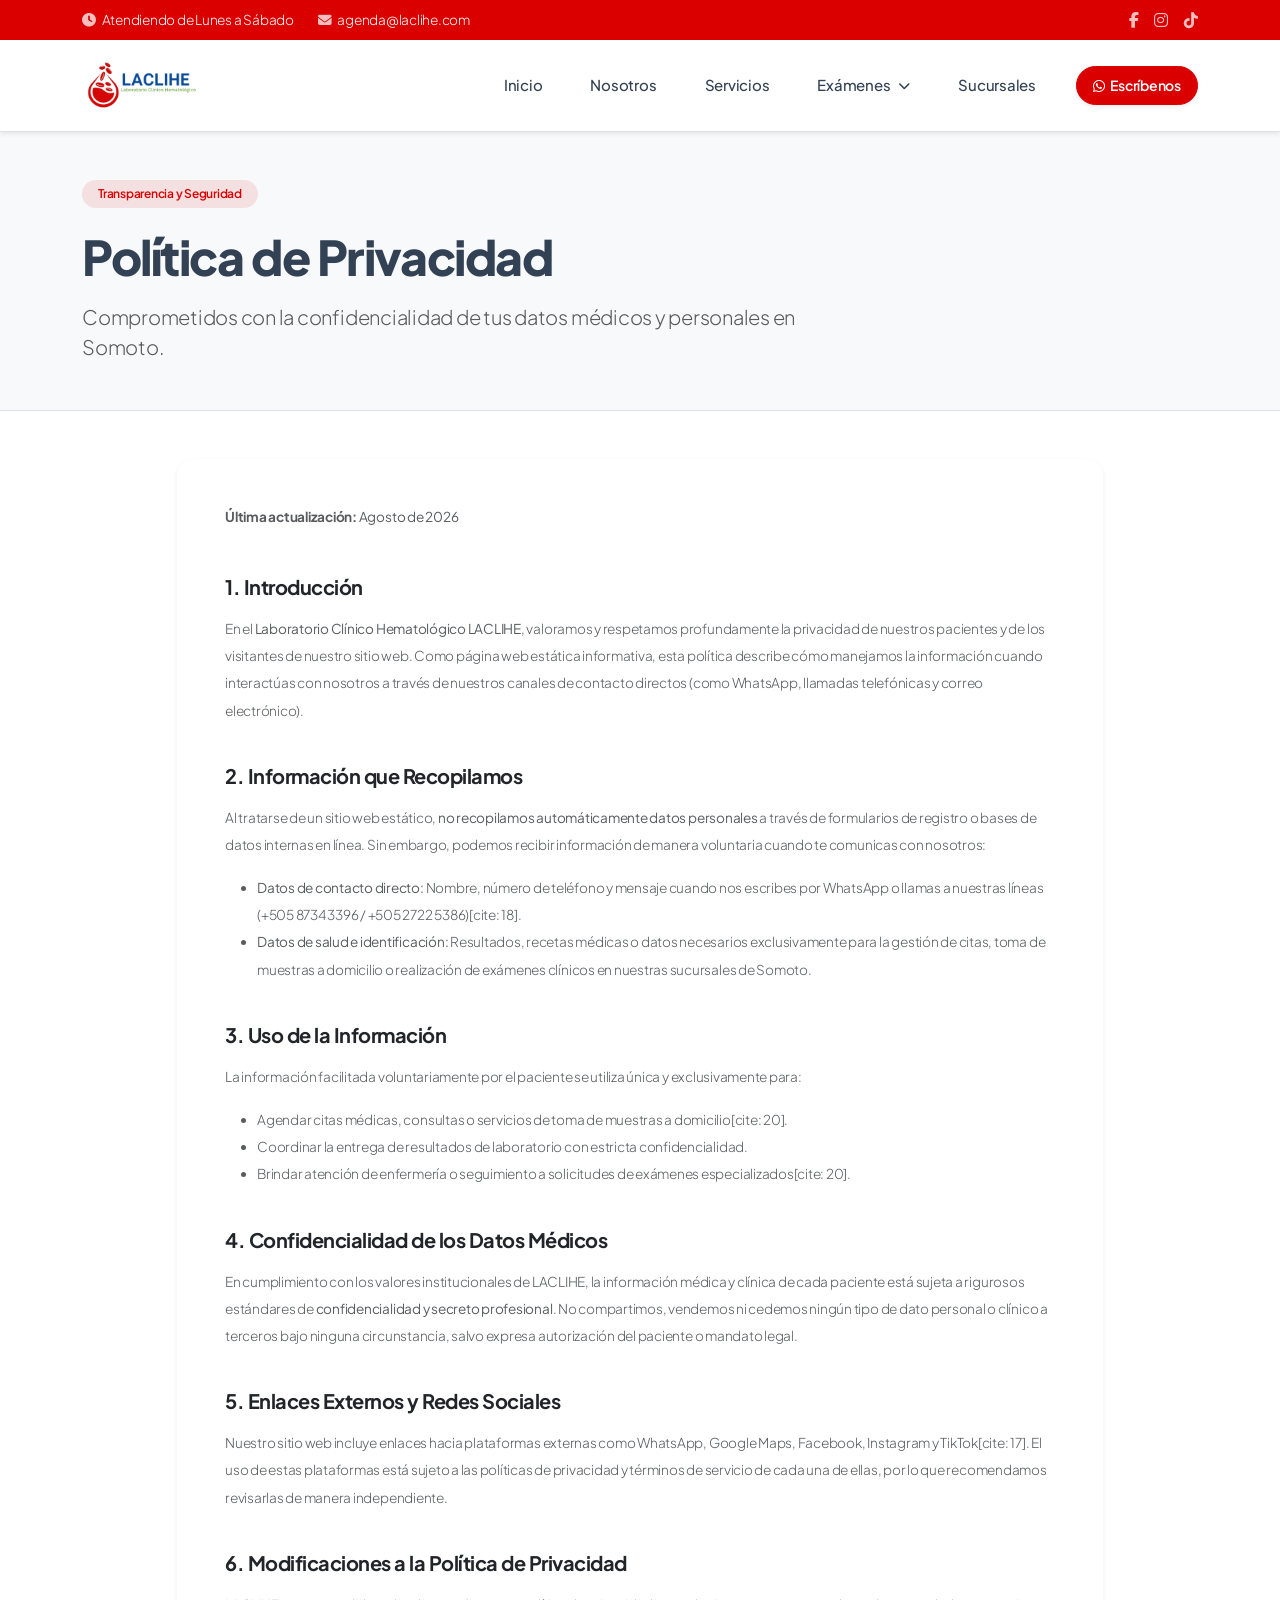
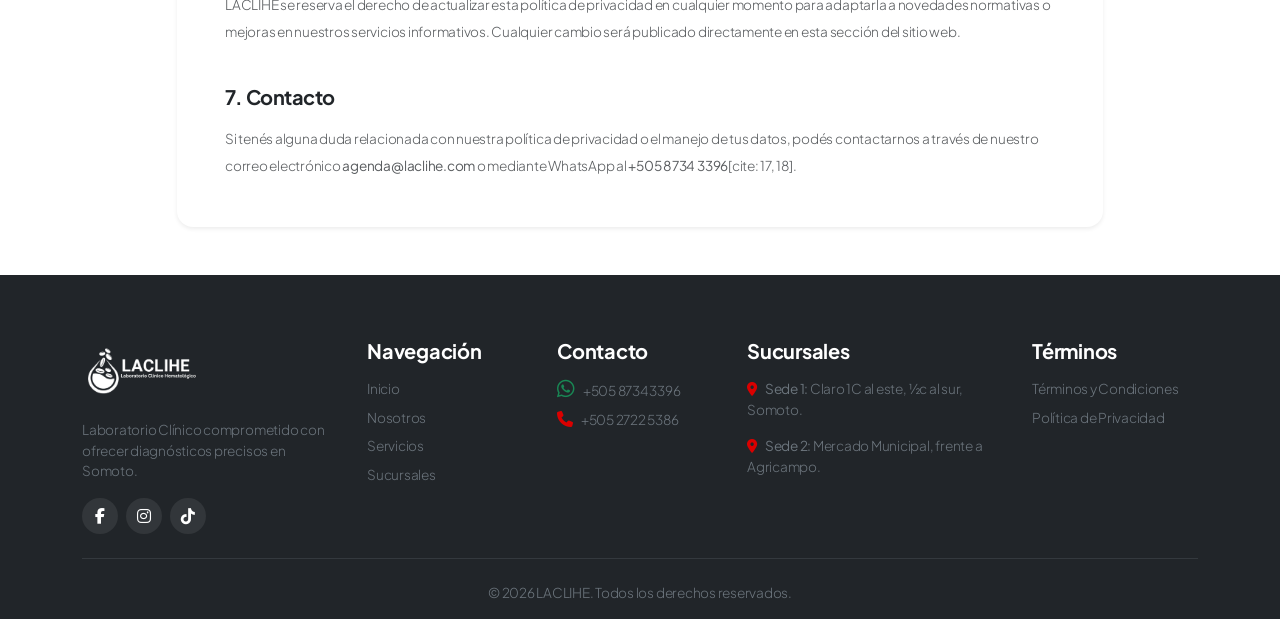
<file: politica-privacidad.html>
<!DOCTYPE html>
<html lang="es">
<head>
  <link rel="icon" type="image/png" href="img/logo/Laclihe.png">
  <meta charset="utf-8">
  <meta name="viewport" content="width=device-width, initial-scale=1.0">
  <meta name="description" content="LACLIHE - Política de Privacidad y protección de datos de nuestros pacientes y usuarios.">
  <title>Política de Privacidad | LACLIHE</title>
  
  <link rel="preconnect" href="https://fonts.googleapis.com">
  <link rel="preconnect" href="https://fonts.gstatic.com" crossorigin>
  <link href="https://fonts.googleapis.com/css2?family=Plus+Jakarta+Sans:ital,wght@0,300;0,400;0,500;0,600;0,700;0,800;1,400&display=swap" rel="stylesheet">
  <link href="https://cdn.jsdelivr.net/npm/bootstrap@5.3.2/dist/css/bootstrap.min.css" rel="stylesheet">
  <link rel="stylesheet" href="https://cdnjs.cloudflare.com/ajax/libs/font-awesome/6.4.0/css/all.min.css">
  <link rel="stylesheet" href="css/style.css">
</head>
<body class="d-flex flex-column min-vh-100">

  <!-- Topbar Informativa -->
  <div class="topbar py-2 bg-danger text-white d-none d-md-block">
    <div class="container d-flex justify-content-between align-items-center">
      <div class="topbar-info d-flex gap-4 fs-7 fw-light">
        <span><i class="fas fa-clock me-1 opacity-75"></i> Atendiendo de Lunes a Sábado</span>
        <span><i class="fas fa-envelope me-1 opacity-75"></i> agenda@laclihe.com</span>
      </div>
      <div class="topbar-social d-flex gap-3">
        <a href="https://www.facebook.com/p/Laboratorio-Cl%C3%ADnico-Hematol%C3%B3gicoLACLIHE-Somoto-Madriz-61553159756497/" target="_blank" rel="noopener noreferrer" class="text-white opacity-75 opacity-100-hover"><i class="fab fa-facebook-f"></i></a>
        <a href="https://www.instagram.com/laclihe/" target="_blank" rel="noopener noreferrer" class="text-white opacity-75 opacity-100-hover"><i class="fab fa-instagram"></i></a>
        <a href="https://www.tiktok.com/@lab.clnico.hemato" target="_blank" rel="noopener noreferrer" class="text-white opacity-75 opacity-100-hover"><i class="fab fa-tiktok"></i></a>
      </div>
    </div>
  </div>

  <!-- Header / Navbar -->
  <header class="sticky-top bg-white border-bottom shadow-sm">
    <nav class="navbar navbar-expand-lg py-2">
      <div class="container d-flex align-items-center justify-content-between">
        <a class="navbar-brand d-flex align-items-center m-0" href="index.html">
          <img src="img/Logo/Laclihe.png" alt="Logo LACLIHE" height="58" class="d-inline-block align-text-top">
        </a>
        <button class="navbar-toggler border-0 p-1 shadow-none" type="button" data-bs-toggle="offcanvas" data-bs-target="#offcanvasMenu" aria-controls="offcanvasMenu" aria-label="Toggle navigation">
          <span class="navbar-toggler-icon"></span>
        </button>

        <div class="offcanvas offcanvas-end" tabindex="-1" id="offcanvasMenu" aria-labelledby="offcanvasMenuLabel">
          <div class="offcanvas-header bg-danger text-white">
            <h5 class="offcanvas-title fw-bold" id="offcanvasMenuLabel">LACLIHE</h5>
            <button type="button" class="btn-close btn-close-white shadow-none" data-bs-dismiss="offcanvas" aria-label="Close"></button>
          </div>
          <div class="offcanvas-body d-flex flex-column flex-lg-row align-items-start align-items-lg-center justify-content-lg-end gap-3 p-4 p-lg-0">
            <ul class="navbar-nav gap-lg-1 gap-xl-3 fw-medium m-0">
              <li class="nav-item"><a class="nav-link py-2 px-3 rounded" href="index.html">Inicio</a></li>
              <li class="nav-item"><a class="nav-link py-2 px-3 rounded" href="nosotros.html">Nosotros</a></li>
              <li class="nav-item"><a class="nav-link py-2 px-3 rounded" href="servicios.html">Servicios</a></li>
              <li class="nav-item dropdown">
                <a class="nav-link dropdown-toggle py-2 px-3 rounded d-inline-flex align-items-center justify-content-between gap-1" href="examenes.html" role="button" data-bs-toggle="dropdown" aria-expanded="false">
                  <span>Exámenes</span>
                  <i class="fas fa-chevron-down dropdown-arrow ms-1"></i>
                </a>
                <ul class="dropdown-menu shadow-lg border-0 rounded-3 mt-lg-2">
                  <li><a class="dropdown-item py-2 fw-semibold text-danger border-bottom" href="examenes.html">Ver todos los Exámenes</a></li>
                  <li><a class="dropdown-item py-2" href="examenes.html#hematologia">Hematología</a></li>
                  <li><a class="dropdown-item py-2" href="examenes.html#coagulacion">Tiempos de Coagulación</a></li>
                  <li><a class="dropdown-item py-2" href="examenes.html#inmunohematologia">Inmunohematología</a></li>
                  <li><a class="dropdown-item py-2" href="examenes.html#serologia">Serología</a></li>
                  <li><a class="dropdown-item py-2" href="examenes.html#quimica">Química Sanguínea</a></li>
                  <li><a class="dropdown-item py-2" href="examenes.html#microbiologia">Microbiología</a></li>
                  <li><a class="dropdown-item py-2" href="examenes.html#electrolitos">Electrolitos</a></li>
                  <li><a class="dropdown-item py-2" href="examenes.html#urocopro">Uro-Coproanálisis</a></li>
                  <li><a class="dropdown-item py-2" href="examenes.html#especiales">Pruebas Especiales</a></li>
                </ul>
              </li>
              <li class="nav-item"><a class="nav-link py-2 px-3 rounded" href="sucursales.html">Sucursales</a></li>
            </ul>
            <a href="https://wa.me/+50587343396" target="_blank" rel="noopener noreferrer" class="btn btn-danger btn-sm rounded-pill px-3 py-2 fw-semibold shadow-sm text-nowrap ms-lg-2">
              <i class="fab fa-whatsapp me-1"></i> Escríbenos
            </a> 
          </div>
        </div>
      </div>
    </nav>
  </header>

  <!-- Banner de Título -->
  <div class="bg-light py-5 border-bottom">
    <div class="container">
      <div class="row">
        <div class="col-lg-8">
          <span class="badge bg-danger-subtle text-danger px-3 py-2 rounded-pill fw-semibold mb-3">Transparencia y Seguridad</span>
          <h1 class="display-5 fw-extrabold mt-1 mb-3">Política de Privacidad</h1>
          <p class="text-muted fw-light mb-0 fs-5">Comprometidos con la confidencialidad de tus datos médicos y personales en Somoto.</p>
        </div>
      </div>
    </div>
  </div>

  <!-- Contenido Principal -->
  <main class="flex-grow-1 py-5">
    <div class="container">
      <div class="row justify-content-center">
        <div class="col-lg-10">
          <div class="card border-0 shadow-sm rounded-4 p-4 p-md-5">
            
            <p class="text-muted fs-7 mb-4"><strong>Última actualización:</strong> Agosto de 2026</p>

            <h3 class="h5 fw-bold text-dark mt-4 mb-3">1. Introducción</h3>
            <p class="text-muted fw-light fs-7 lh-lg">
              En el <strong>Laboratorio Clínico Hematológico LACLIHE</strong>, valoramos y respetamos profundamente la privacidad de nuestros pacientes y de los visitantes de nuestro sitio web. Como página web estática informativa, esta política describe cómo manejamos la información cuando interactúas con nosotros a través de nuestros canales de contacto directos (como WhatsApp, llamadas telefónicas y correo electrónico).
            </p>

            <h3 class="h5 fw-bold text-dark mt-4 mb-3">2. Información que Recopilamos</h3>
            <p class="text-muted fw-light fs-7 lh-lg">
              Al tratarse de un sitio web estático, <strong>no recopilamos automáticamente datos personales</strong> a través de formularios de registro o bases de datos internas en línea. Sin embargo, podemos recibir información de manera voluntaria cuando te comunicas con nosotros:
            </p>
            <ul class="text-muted fw-light fs-7 lh-lg">
              <li><strong>Datos de contacto directo:</strong> Nombre, número de teléfono y mensaje cuando nos escribes por WhatsApp o llamas a nuestras líneas (+505 8734 3396 / +505 2722 5386)[cite: 18].</li>
              <li><strong>Datos de salud e identificación:</strong> Resultados, recetas médicas o datos necesarios exclusivamente para la gestión de citas, toma de muestras a domicilio o realización de exámenes clínicos en nuestras sucursales de Somoto.</li>
            </ul>

            <h3 class="h5 fw-bold text-dark mt-4 mb-3">3. Uso de la Información</h3>
            <p class="text-muted fw-light fs-7 lh-lg">
              La información facilitada voluntariamente por el paciente se utiliza única y exclusivamente para:
            </p>
            <ul class="text-muted fw-light fs-7 lh-lg">
              <li>Agendar citas médicas, consultas o servicios de toma de muestras a domicilio[cite: 20].</li>
              <li>Coordinar la entrega de resultados de laboratorio con estricta confidencialidad.</li>
              <li>Brindar atención de enfermería o seguimiento a solicitudes de exámenes especializados[cite: 20].</li>
            </ul>

            <h3 class="h5 fw-bold text-dark mt-4 mb-3">4. Confidencialidad de los Datos Médicos</h3>
            <p class="text-muted fw-light fs-7 lh-lg">
              En cumplimiento con los valores institucionales de LACLIHE, la información médica y clínica de cada paciente está sujeta a rigurosos estándares de <strong>confidencialidad y secreto profesional</strong>. No compartimos, vendemos ni cedemos ningún tipo de dato personal o clínico a terceros bajo ninguna circunstancia, salvo expresa autorización del paciente o mandato legal.
            </p>

            <h3 class="h5 fw-bold text-dark mt-4 mb-3">5. Enlaces Externos y Redes Sociales</h3>
            <p class="text-muted fw-light fs-7 lh-lg">
              Nuestro sitio web incluye enlaces hacia plataformas externas como WhatsApp, Google Maps, Facebook, Instagram y TikTok[cite: 17]. El uso de estas plataformas está sujeto a las políticas de privacidad y términos de servicio de cada una de ellas, por lo que recomendamos revisarlas de manera independiente.
            </p>

            <h3 class="h5 fw-bold text-dark mt-4 mb-3">6. Modificaciones a la Política de Privacidad</h3>
            <p class="text-muted fw-light fs-7 lh-lg">
              LACLIHE se reserva el derecho de actualizar esta política de privacidad en cualquier momento para adaptarla a novedades normativas o mejoras en nuestros servicios informativos. Cualquier cambio será publicado directamente en esta sección del sitio web.
            </p>

            <h3 class="h5 fw-bold text-dark mt-4 mb-3">7. Contacto</h3>
            <p class="text-muted fw-light fs-7 lh-lg mb-0">
              Si tenés alguna duda relacionada con nuestra política de privacidad o el manejo de tus datos, podés contactarnos a través de nuestro correo electrónico <strong>agenda@laclihe.com</strong> o mediante WhatsApp al <strong>+505 8734 3396</strong>[cite: 17, 18].
            </p>

          </div>
        </div>
      </div>
    </div>
  </main>

  <!-- Footer -->
  <footer class="bg-dark text-white pt-5 pb-3">
    <div class="container pt-3">
      <div class="row gy-4 mb-4">
        <!-- Columna 1 con Logo Invertido -->
        <div class="col-lg-3 col-md-6">
          <a class="navbar-brand d-block mb-3" href="index.html">
            <img src="img/Logo/logo_invertido.png" alt="Logo LACLIHE Invertido" height="52" class="img-fluid object-fit-contain" style="max-width: 190px;">
          </a>
          <p class="text-secondary fs-7 pe-lg-2 fw-light mb-3">Laboratorio Clínico comprometido con ofrecer diagnósticos precisos en Somoto.</p>
          <div class="d-flex gap-2 align-items-center">
            <a href="https://www.facebook.com/p/Laboratorio-Cl%C3%ADnico-Hematol%C3%B3gicoLACLIHE-Somoto-Madriz-61553159756497/" target="_blank" rel="noopener noreferrer" class="social-btn" aria-label="Facebook">
              <i class="fab fa-facebook-f"></i>
            </a>
            <a href="https://www.instagram.com/laclihe/" target="_blank" rel="noopener noreferrer" class="social-btn" aria-label="Instagram">
              <i class="fab fa-instagram"></i>
            </a>
            <a href="https://www.tiktok.com/@lab.clnico.hemato" target="_blank" rel="noopener noreferrer" class="social-btn" aria-label="TikTok">
              <i class="fab fa-tiktok"></i>
            </a>
          </div>
        </div>

        <!-- Columna 2 -->
        <div class="col-lg-2 col-md-6">
          <h5 class="fw-bold mb-3 text-white">Navegación</h5>
          <ul class="list-unstyled text-secondary fs-7 d-flex flex-column gap-2 mb-0 fw-light">
            <li><a href="index.html" class="text-secondary text-decoration-none">Inicio</a></li>
            <li><a href="nosotros.html" class="text-secondary text-decoration-none">Nosotros</a></li>
            <li><a href="servicios.html" class="text-secondary text-decoration-none">Servicios</a></li>
            <li><a href="sucursales.html" class="text-secondary text-decoration-none">Sucursales</a></li>
          </ul>
        </div>

        <!-- Columna 3 -->
        <div class="col-lg-2 col-md-6">
          <h5 class="fw-bold mb-3 text-white">Contacto</h5>
          <ul class="list-unstyled text-secondary fs-7 d-flex flex-column gap-2 fw-light mb-0">
            <li><i class="fab fa-whatsapp text-success fs-5 me-2"></i><a href="https://wa.me/+50587343396" target="_blank" rel="noopener noreferrer" class="text-secondary text-decoration-none">+505 8734 3396</a></li>
            <li><i class="fa fa-phone text-danger fs-6 me-2"></i><a href="tel:+50527225386" class="text-secondary text-decoration-none">+505 2722 5386</a></li>
          </ul>
        </div>

        <!-- Columna 4 -->
        <div class="col-lg-3 col-md-6">
          <h5 class="fw-bold mb-3 text-white">Sucursales</h5>
          <div class="d-flex flex-column gap-3 fs-7 text-secondary fw-light">
            <a href="https://maps.app.goo.gl/LJ3z3B9W6yXc7CxW7" target="_blank" rel="noopener noreferrer" class="text-secondary text-decoration-none d-block footer-map-link">
              <i class="fas fa-map-marker-alt text-danger me-2"></i><strong>Sede 1:</strong> Claro 1C al este, ½c al sur, Somoto.
            </a>
            <a href="https://maps.google.com/?q=Mercado+Municipal+Somoto+Nicaragua" target="_blank" rel="noopener noreferrer" class="text-secondary text-decoration-none d-block footer-map-link">
              <i class="fas fa-map-marker-alt text-danger me-2"></i><strong>Sede 2:</strong> Mercado Municipal, frente a Agricampo.
            </a>
          </div>
        </div>

        <!-- Columna 5 -->
        <div class="col-lg-2 col-md-6">
          <h5 class="fw-bold mb-3 text-white">Términos</h5>
          <ul class="list-unstyled text-secondary fs-7 d-flex flex-column gap-2 mb-0 fw-light">
            <li><a href="terminos-condiciones.html" class="text-secondary text-decoration-none">Términos y Condiciones</a></li>
            <li><a href="politica-privacidad.html" class="text-secondary text-decoration-none">Política de Privacidad</a></li>
          </ul>
        </div>
      </div>

      <div class="border-top border-secondary border-opacity-25 pt-4 mt-4 text-center text-secondary fs-7 fw-light">
        <p class="mb-0">© 2026 LACLIHE. Todos los derechos reservados.</p>
      </div>
    </div>
  </footer>

  <script src="https://cdn.jsdelivr.net/npm/bootstrap@5.3.2/dist/js/bootstrap.bundle.min.js"></script>
  <script src="js/script.js"></script>
</body>
</html>
</file>
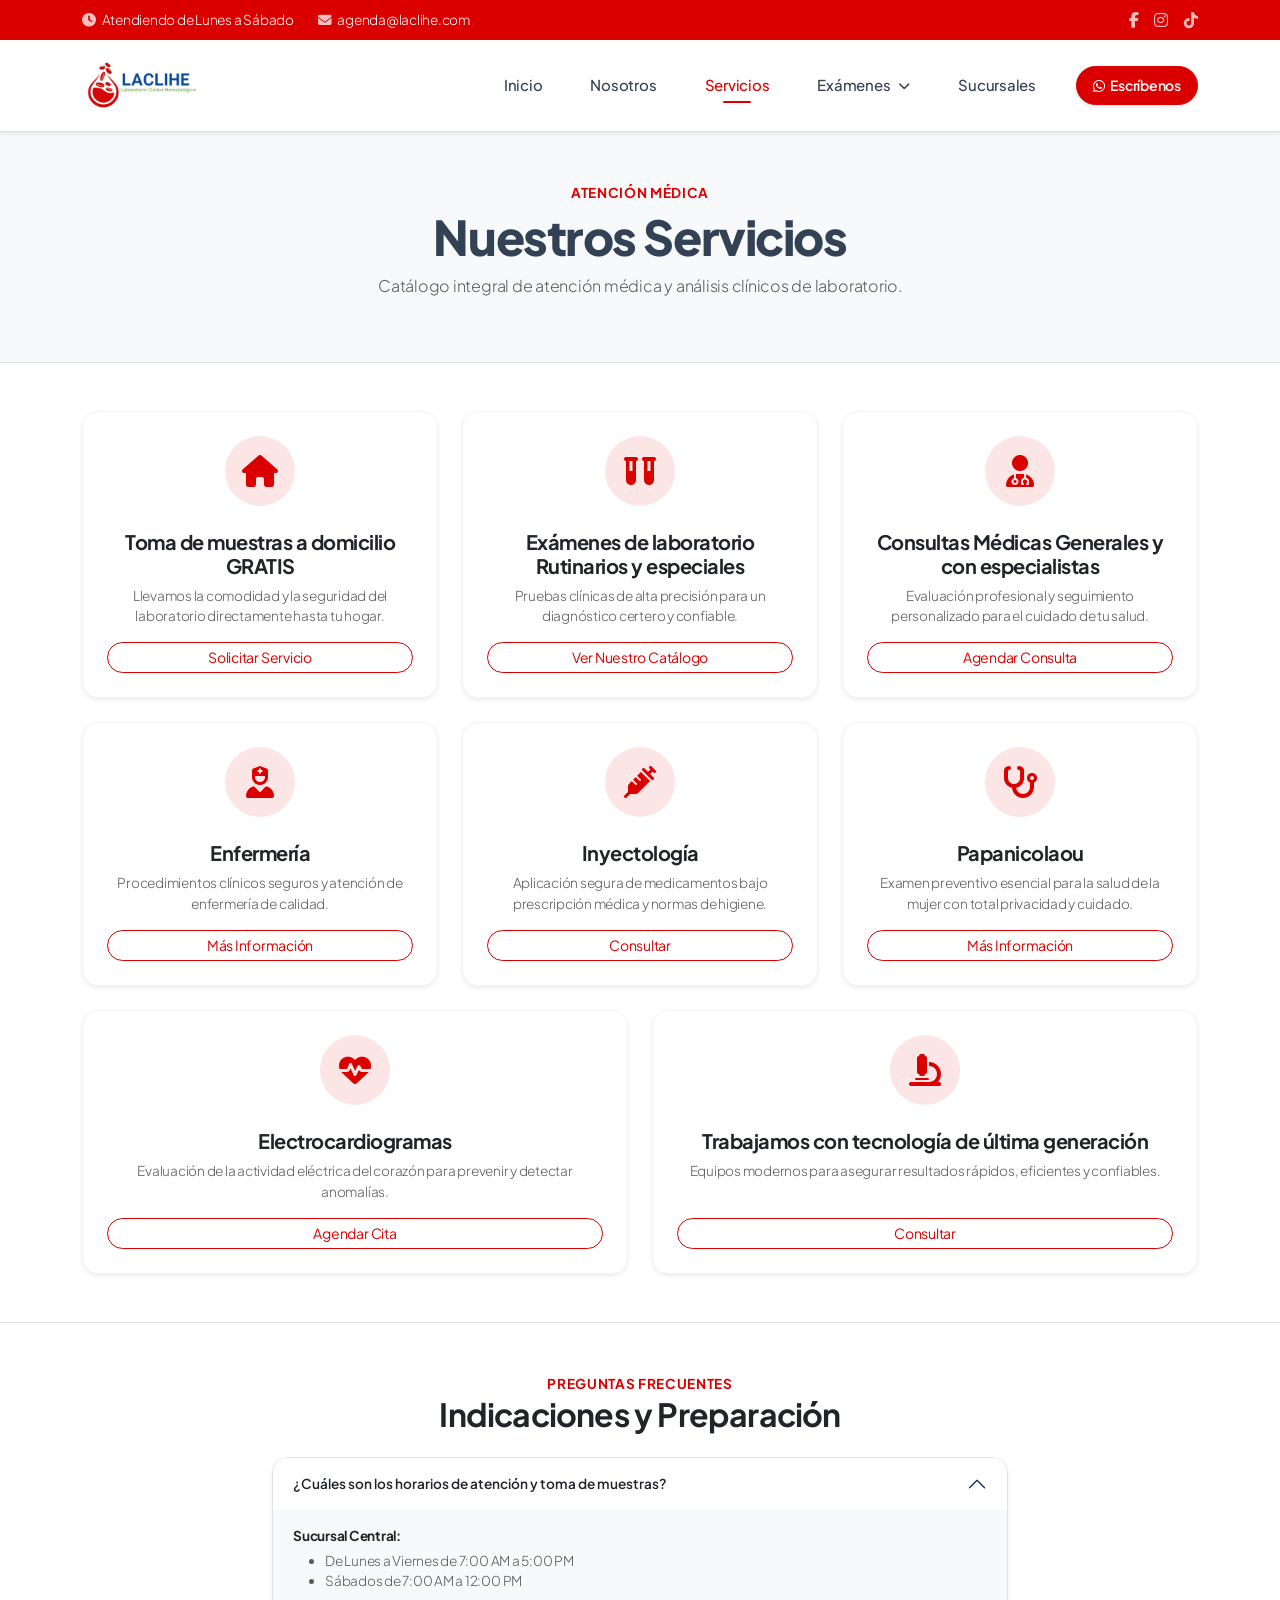
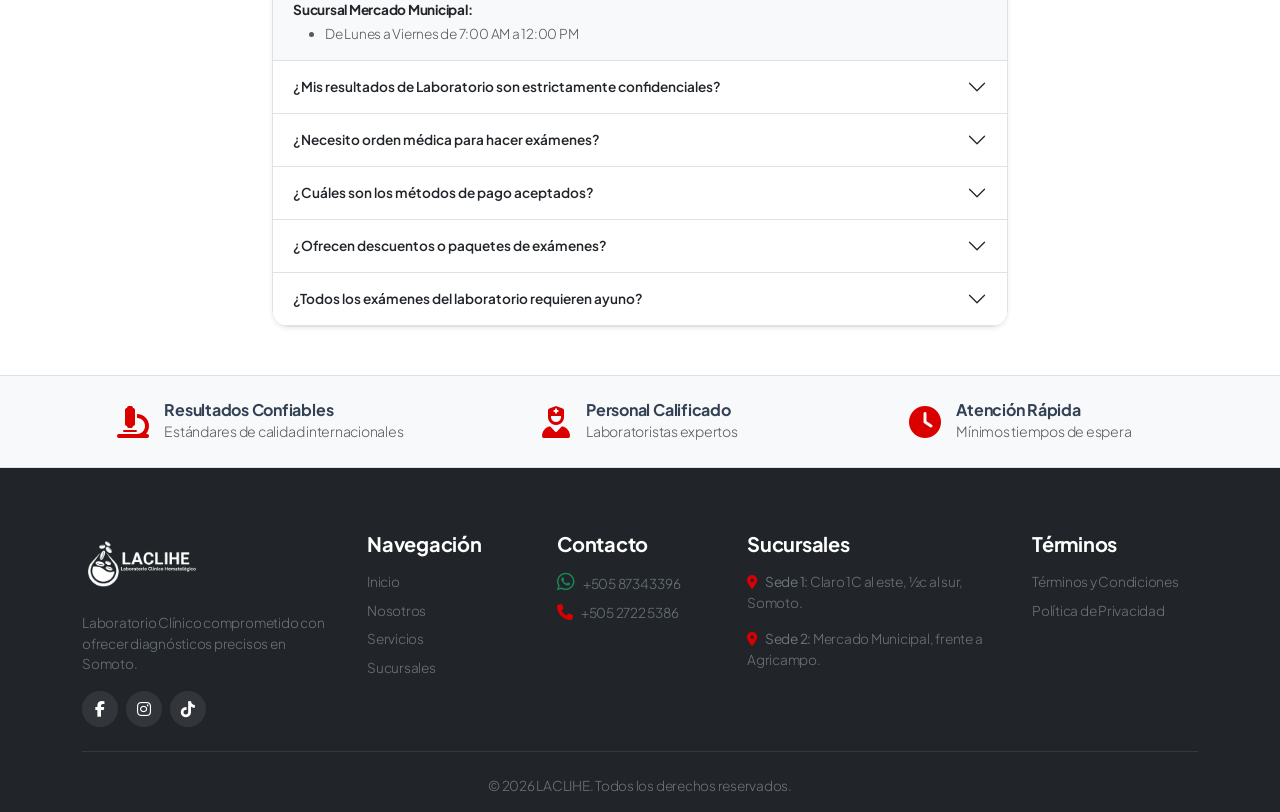
<file: servicios.html>
<!DOCTYPE html>
<html lang="es">
<head>
  <link rel="icon" type="image/png" href="img/logo/Laclihe.png">
  <meta charset="utf-8">
  <meta name="viewport" content="width=device-width, initial-scale=1.0">
  <meta name="description" content="LACLIHE - Laboratorio Clínico especializado en servicios médicos y diagnósticos de precisión.">
  <title>Inicio | LACLIHE</title>
  
  <link rel="preconnect" href="https://fonts.googleapis.com">
  <link rel="preconnect" href="https://fonts.gstatic.com" crossorigin>
  <link href="https://fonts.googleapis.com/css2?family=Plus+Jakarta+Sans:ital,wght@0,300;0,400;0,500;0,600;0,700;0,800;1,400&display=swap" rel="stylesheet">
  <link href="https://cdn.jsdelivr.net/npm/bootstrap@5.3.2/dist/css/bootstrap.min.css" rel="stylesheet">
  <link rel="stylesheet" href="https://cdnjs.cloudflare.com/ajax/libs/font-awesome/6.4.0/css/all.min.css">
  <link rel="stylesheet" href="css/style.css">
</head>
<body class="d-flex flex-column min-vh-100">

  <!-- Topbar Informativa -->
  <div class="topbar py-2 bg-danger text-white d-none d-md-block">
    <div class="container d-flex justify-content-between align-items-center">
      <div class="topbar-info d-flex gap-4 fs-7 fw-light">
        <span><i class="fas fa-clock me-1 opacity-75"></i> Atendiendo de Lunes a Sábado</span>
        <span><i class="fas fa-envelope me-1 opacity-75"></i> agenda@laclihe.com</span>
      </div>
      <div class="topbar-social d-flex gap-3">
        <a href="https://www.facebook.com/p/Laboratorio-Cl%C3%ADnico-Hematol%C3%B3gicoLACLIHE-Somoto-Madriz-61553159756497/" target="_blank" rel="noopener noreferrer" class="text-white opacity-75 opacity-100-hover"><i class="fab fa-facebook-f"></i></a>
        <a href="https://www.instagram.com/laclihe/" target="_blank" rel="noopener noreferrer" class="text-white opacity-75 opacity-100-hover"><i class="fab fa-instagram"></i></a>
        <a href="https://www.tiktok.com/@lab.clnico.hemato" target="_blank" rel="noopener noreferrer" class="text-white opacity-75 opacity-100-hover"><i class="fab fa-tiktok"></i></a>
      </div>
    </div>
  </div>
<!-- Header / Navbar -->
<header class="sticky-top bg-white border-bottom shadow-sm">
  <nav class="navbar navbar-expand-lg py-2">
    <div class="container d-flex align-items-center justify-content-between">
      <a class="navbar-brand d-flex align-items-center m-0" href="index.html">
        <img src="img/Logo/Laclihe.png" alt="Logo LACLIHE" height="58" class="d-inline-block align-text-top">
      </a>
      <button class="navbar-toggler border-0 p-1 shadow-none" type="button" data-bs-toggle="offcanvas" data-bs-target="#offcanvasMenu">
        <span class="navbar-toggler-icon"></span>
      </button>

      <div class="offcanvas offcanvas-end" tabindex="-1" id="offcanvasMenu">
        <div class="offcanvas-header bg-danger text-white">
          <h5 class="offcanvas-title fw-bold">LACLIHE</h5>
          <button type="button" class="btn-close btn-close-white" data-bs-dismiss="offcanvas"></button>
        </div>
        <div class="offcanvas-body d-flex flex-column flex-lg-row align-items-start align-items-lg-center justify-content-lg-end gap-3 p-4 p-lg-0">
          <ul class="navbar-nav gap-lg-1 gap-xl-3 fw-medium m-0">
            <li class="nav-item"><a class="nav-link py-2 px-3 rounded" href="index.html">Inicio</a></li>
            <li class="nav-item"><a class="nav-link py-2 px-3 rounded" href="nosotros.html">Nosotros</a></li>
            <li class="nav-item"><a class="nav-link py-2 px-3 rounded active" href="servicios.html">Servicios</a></li>
            <li class="nav-item dropdown">
                 <a class="nav-link dropdown-toggle py-2 px-3 rounded d-inline-flex align-items-center justify-content-between gap-1" href="examenes.html" role="button" data-bs-toggle="dropdown" aria-expanded="false">
  <span>Exámenes</span>
  <i class="fas fa-chevron-down dropdown-arrow ms-1"></i>
</a>
              <ul class="dropdown-menu shadow-lg border-0 rounded-3 mt-lg-2">
                <li><a class="dropdown-item py-2 fw-semibold text-danger border-bottom" href="examenes.html">Ver todos los Exámenes</a></li>
                <li><a class="dropdown-item py-2" href="examenes.html#hematologia">Hematología</a></li>
                <li><a class="dropdown-item py-2" href="examenes.html#coagulacion">Tiempos de Coagulación</a></li>
                <li><a class="dropdown-item py-2" href="examenes.html#inmunohematologia">Inmunohematología</a></li>
                <li><a class="dropdown-item py-2" href="examenes.html#serologia">Serología</a></li>
                <li><a class="dropdown-item py-2" href="examenes.html#quimica">Química Sanguínea</a></li>
                <li><a class="dropdown-item py-2" href="examenes.html#microbiologia">Microbiología</a></li>
                <li><a class="dropdown-item py-2" href="examenes.html#electrolitos">Electrolitos</a></li>
                <li><a class="dropdown-item py-2" href="examenes.html#urocopro">Uro-Coproanálisis</a></li>
                <li><a class="dropdown-item py-2" href="examenes.html#especiales">Pruebas Especiales</a></li>
              </ul>
            </li>
            <li class="nav-item"><a class="nav-link py-2 px-3 rounded" href="sucursales.html">Sucursales</a></li>
          </ul>
          <a href="https://wa.me/+50587343396" target="_blank" rel="noopener noreferrer" class="btn btn-danger btn-sm rounded-pill px-3 py-2 fw-semibold shadow-sm text-nowrap ms-lg-2">
            <i class="fab fa-whatsapp me-1"></i> Escríbenos
          </a>
        </div>
      </div>
    </div>
  </nav>
</header>
  <div class="bg-light py-5 border-bottom">
    <div class="container text-center">
      <span class="text-danger fw-bold text-uppercase tracking-wider fs-7">Atención Médica</span>
      <h1 class="display-5 fw-extrabold mt-1">Nuestros Servicios</h1>
      <p class="text-muted fw-light max-w-700 mx-auto">Catálogo integral de atención médica y análisis clínicos de laboratorio.</p>
    </div>
  </div>

  <main class="flex-grow-1 py-5">
    <div class="container">
      <div class="row g-4">
        
        <!-- 1. Toma de muestras a domicilio -->
        <div class="col-md-6 col-lg-4">
          <div class="card card-service border-0 shadow-sm h-100 p-4 text-center rounded-4">
            <div class="icon-shape bg-danger-subtle text-danger rounded-circle mx-auto mb-4">
              <i class="fas fa-home fa-2x"></i>
            </div>
            <h3 class="h5 fw-bold mb-2">Toma de muestras a domicilio GRATIS</h3>
            <p class="text-muted fs-7 mb-3 fw-light">Llevamos la comodidad y la seguridad del laboratorio directamente hasta tu hogar.</p>
            <a href="https://wa.me/+50587343396" target="_blank" class="btn btn-outline-danger btn-sm rounded-pill mt-auto">Solicitar Servicio</a>
          </div>
        </div>

        <!-- 2. Exámenes de laboratorio -->
        <div class="col-md-6 col-lg-4">
          <div class="card card-service border-0 shadow-sm h-100 p-4 text-center rounded-4">
            <div class="icon-shape bg-danger-subtle text-danger rounded-circle mx-auto mb-4">
              <i class="fas fa-vials fa-2x"></i>
            </div>
            <h3 class="h5 fw-bold mb-2">Exámenes de laboratorio Rutinarios y especiales</h3>
            <p class="text-muted fs-7 mb-3 fw-light">Pruebas clínicas de alta precisión para un diagnóstico certero y confiable.</p>
            <a  href="examenes.html" target="_blank" class="btn btn-outline-danger btn-sm rounded-pill mt-auto">Ver Nuestro Catálogo</a>
          </div>
        </div>

        <!-- 3. Consultas Médicas -->
        <div class="col-md-6 col-lg-4">
          <div class="card card-service border-0 shadow-sm h-100 p-4 text-center rounded-4">
            <div class="icon-shape bg-danger-subtle text-danger rounded-circle mx-auto mb-4">
              <i class="fas fa-user-md fa-2x"></i>
            </div>
            <h3 class="h5 fw-bold mb-2">Consultas Médicas Generales y con especialistas</h3>
            <p class="text-muted fs-7 mb-3 fw-light">Evaluación profesional y seguimiento personalizado para el cuidado de tu salud.</p>
            <a href="https://wa.me/+50587343396" target="_blank" class="btn btn-outline-danger btn-sm rounded-pill mt-auto">Agendar Consulta</a>
          </div>
        </div>

        <!-- 4. Enfermería -->
        <div class="col-md-6 col-lg-4">
          <div class="card card-service border-0 shadow-sm h-100 p-4 text-center rounded-4">
            <div class="icon-shape bg-danger-subtle text-danger rounded-circle mx-auto mb-4">
              <i class="fas fa-user-nurse fa-2x"></i>
            </div>
            <h3 class="h5 fw-bold mb-2">Enfermería</h3>
            <p class="text-muted fs-7 mb-3 fw-light">Procedimientos clínicos seguros y atención de enfermería de calidad.</p>
            <a href="https://wa.me/+50587343396" target="_blank" class="btn btn-outline-danger btn-sm rounded-pill mt-auto">Más Información</a>
          </div>
        </div>

        <!-- 5. Inyectología -->
        <div class="col-md-6 col-lg-4">
          <div class="card card-service border-0 shadow-sm h-100 p-4 text-center rounded-4">
            <div class="icon-shape bg-danger-subtle text-danger rounded-circle mx-auto mb-4">
              <i class="fas fa-syringe fa-2x"></i>
            </div>
            <h3 class="h5 fw-bold mb-2">Inyectología</h3>
            <p class="text-muted fs-7 mb-3 fw-light">Aplicación segura de medicamentos bajo prescripción médica y normas de higiene.</p>
            <a href="https://wa.me/+50587343396" target="_blank" class="btn btn-outline-danger btn-sm rounded-pill mt-auto">Consultar</a>
          </div>
        </div>

        <!-- 6. Papanicolaou -->
        <div class="col-md-6 col-lg-4">
          <div class="card card-service border-0 shadow-sm h-100 p-4 text-center rounded-4">
            <div class="icon-shape bg-danger-subtle text-danger rounded-circle mx-auto mb-4">
              <i class="fas fa-stethoscope fa-2x"></i>
            </div>
            <h3 class="h5 fw-bold mb-2">Papanicolaou</h3>
            <p class="text-muted fs-7 mb-3 fw-light">Examen preventivo esencial para la salud de la mujer con total privacidad y cuidado.</p>
            <a href="https://wa.me/+50587343396" target="_blank" class="btn btn-outline-danger btn-sm rounded-pill mt-auto">Más Información</a>
          </div>
        </div>

        <!-- 7. Electrocardiogramas (Penúltimo) -->
        <div class="col-md-6 col-lg-6">
          <div class="card card-service border-0 shadow-sm h-100 p-4 text-center rounded-4">
            <div class="icon-shape bg-danger-subtle text-danger rounded-circle mx-auto mb-4">
              <i class="fas fa-heartbeat fa-2x"></i>
            </div>
            <h3 class="h5 fw-bold mb-2">Electrocardiogramas</h3>
            <p class="text-muted fs-7 mb-3 fw-light">Evaluación de la actividad eléctrica del corazón para prevenir y detectar anomalías.</p>
            <a href="https://wa.me/+50587343396" target="_blank" class="btn btn-outline-danger btn-sm rounded-pill mt-auto">Agendar Cita</a>
          </div>
        </div>

        <!-- 8. Tecnología de última generación (Último) -->
        <div class="col-md-6 col-lg-6">
          <div class="card card-service border-0 shadow-sm h-100 p-4 text-center rounded-4">
            <div class="icon-shape bg-danger-subtle text-danger rounded-circle mx-auto mb-4">
              <i class="fas fa-microscope fa-2x"></i>
            </div>
            <h3 class="h5 fw-bold mb-2">Trabajamos con tecnología de última generación</h3>
            <p class="text-muted fs-7 mb-3 fw-light">Equipos modernos para asegurar resultados rápidos, eficientes y confiables.</p>
            <a href="https://wa.me/+50587343396" target="_blank" class="btn btn-outline-danger btn-sm rounded-pill mt-auto">Consultar</a>
          </div>
        </div>

      </div>
    </div>
  </main>
 <!-- Sección de Preguntas Frecuentes -->
<section class="py-5 bg-white border-top">
  <div class="container">
    <div class="text-center mb-4">
      <span class="text-danger fw-bold text-uppercase tracking-wider fs-7">Preguntas Frecuentes</span>
      <h2 class="fw-bold text-dark mb-2">Indicaciones y Preparación</h2>
    </div>
    <div class="row justify-content-center">
      <div class="col-lg-8">
        <div class="accordion shadow-sm rounded-4 border overflow-hidden" id="faqAccordion">
          
          <!-- Pregunta 1 -->
          <div class="accordion-item border-0 border-bottom">
            <h3 class="accordion-header">
              <button class="accordion-button fw-semibold fs-7 shadow-none bg-white text-dark" type="button" data-bs-toggle="collapse" data-bs-target="#faq1">
                ¿Cuáles son los horarios de atención y toma de muestras?
              </button>
            </h3>
            <div id="faq1" class="accordion-collapse collapse show" data-bs-parent="#faqAccordion">
              <div class="accordion-body text-muted fs-7 fw-light bg-light py-3">
                <p class="mb-1 fw-bold text-dark">Sucursal Central:</p>
                <ul class="mb-2">
                  <li>De Lunes a Viernes de 7:00 AM a 5:00 PM</li>
                  <li>Sábados de 7:00 AM a 12:00 PM</li>
                </ul>
                <p class="mb-1 fw-bold text-dark">Sucursal Mercado Municipal:</p>
                <ul class="mb-0">
                  <li>De Lunes a Viernes de 7:00 AM a 12:00 PM</li>
                </ul> 
              </div>
            </div>
          </div>

          <!-- Pregunta 2 -->
          <div class="accordion-item border-0 border-bottom">
            <h3 class="accordion-header">
              <button class="accordion-button collapsed fw-semibold fs-7 shadow-none bg-white text-dark" type="button" data-bs-toggle="collapse" data-bs-target="#faq2">
                ¿Mis resultados de Laboratorio son estrictamente confidenciales?
              </button>
            </h3>
            <div id="faq2" class="accordion-collapse collapse" data-bs-parent="#faqAccordion">
              <div class="accordion-body text-muted fs-7 fw-light bg-light py-3">
                Sí, totalmente. Tu información médica está protegida bajo estrictos protocolos de ética y privacidad. Los resultados solo se entregan directamente a ti o a una persona autorizada con identificación, e igualmente si solicitas el envío por medios digitales seguros.
              </div>
            </div>
          </div>

          <!-- Pregunta 3 -->
          <div class="accordion-item border-0 border-bottom">
            <h3 class="accordion-header">
              <button class="accordion-button collapsed fw-semibold fs-7 shadow-none bg-white text-dark" type="button" data-bs-toggle="collapse" data-bs-target="#faq3">
                ¿Necesito orden médica para hacer exámenes?
              </button>
            </h3>
            <div id="faq3" class="accordion-collapse collapse" data-bs-parent="#faqAccordion">
              <div class="accordion-body text-muted fs-7 fw-light bg-light py-3">
                No, no es necesario. Puedes solicitar exámenes de laboratorio directamente en nuestras sucursales sin necesidad de una orden médica. 
              </div>
            </div>
          </div>

          <!-- Pregunta 4 (Actualizada y con borde inferior añadido) -->
          <div class="accordion-item border-0 border-bottom">
            <h3 class="accordion-header">
              <button class="accordion-button collapsed fw-semibold fs-7 shadow-none bg-white text-dark" type="button" data-bs-toggle="collapse" data-bs-target="#faq4">
                ¿Cuáles son los métodos de pago aceptados?
              </button>
            </h3>
            <div id="faq4" class="accordion-collapse collapse" data-bs-parent="#faqAccordion">
              <div class="accordion-body text-muted fs-7 fw-light bg-light py-3">
                Aceptamos pagos en efectivo, tarjetas de crédito o débito, y transferencias bancarias directas en nuestras sucursales.
              </div>
            </div>
          </div>
 <!-- Pregunta 4 (Actualizada y con borde inferior añadido) -->
          <div class="accordion-item border-0 border-bottom">
            <h3 class="accordion-header">
              <button class="accordion-button collapsed fw-semibold fs-7 shadow-none bg-white text-dark" type="button" data-bs-toggle="collapse" data-bs-target="#faq5">
               ¿Ofrecen descuentos o paquetes de exámenes?
              </button>
            </h3>
            <div id="faq5" class="accordion-collapse collapse" data-bs-parent="#faqAccordion">
              <div class="accordion-body text-muted fs-7 fw-light bg-light py-3">
                Sí, ofrecemos descuentos especiales y paquetes de exámenes para ciertos análisis. Te recomendamos consultar directamente en nuestras sucursales o a través de nuestros canales de contacto para obtener información actualizada sobre promociones y paquetes disponibles.
              </div>
            </div>
          </div>
           <!-- Pregunta 4 (Actualizada y con borde inferior añadido) -->
          <div class="accordion-item border-0 border-bottom">
            <h3 class="accordion-header">
              <button class="accordion-button collapsed fw-semibold fs-7 shadow-none bg-white text-dark" type="button" data-bs-toggle="collapse" data-bs-target="#faq6">
                ¿Todos los exámenes del laboratorio requieren ayuno?
              </button>
            </h3>
            <div id="faq6" class="accordion-collapse collapse" data-bs-parent="#faqAccordion">
              <div class="accordion-body text-muted fs-7 fw-light bg-light py-3">
                No, no todos los examenes requieren ayuno, depende directamente del tipo de análisis que vayas a realizar.
              </div>
            </div>
          </div>
        </div>
      </div>
    </div>
  </div>
  
</section>
<!-- 3. CARACTERÍSTICAS / FEATURES -->
    <section class="py-4 bg-light border-bottom border-top">
      <div class="container">
        <div class="row g-3 g-md-4">
          <!-- Item 1 -->
          <div class="col-12 col-md-4 d-flex align-items-center justify-content-start justify-content-md-center gap-3">
            <i class="fas fa-microscope fs-2 text-danger flex-shrink-0"></i>
            <div>
              <h6 class="fw-bold mb-0">Resultados Confiables</h6>
              <small class="text-muted fw-light">Estándares de calidad internacionales</small>
            </div>
          </div>
          <!-- Item 2 -->
          <div class="col-12 col-md-4 d-flex align-items-center justify-content-start justify-content-md-center gap-3">
            <i class="fas fa-user-nurse fs-2 text-danger flex-shrink-0"></i>
            <div>
              <h6 class="fw-bold mb-0">Personal Calificado</h6>
              <small class="text-muted fw-light">Laboratoristas expertos</small>
            </div>
          </div>
          <!-- Item 3 -->
          <div class="col-12 col-md-4 d-flex align-items-center justify-content-start justify-content-md-center gap-3">
            <i class="fas fa-clock fs-2 text-danger flex-shrink-0"></i>
            <div>
              <h6 class="fw-bold mb-0">Atención Rápida</h6>
              <small class="text-muted fw-light">Mínimos tiempos de espera</small>
            </div>
          </div>
        </div>
      </div>
    </section>
  <!-- Footer -->
 <footer class="bg-dark text-white pt-5 pb-3">
    <div class="container pt-3">
      <div class="row gy-4 mb-4">
        <!-- Columna 1 con Logo Invertido -->
        <div class="col-lg-3 col-md-6">
          <a class="navbar-brand d-block mb-3" href="index.html">
            <img src="img/Logo/logo_invertido.png" alt="Logo LACLIHE Invertido" height="52" class="img-fluid object-fit-contain" style="max-width: 190px;">
          </a>
          <p class="text-secondary fs-7 pe-lg-2 fw-light mb-3">Laboratorio Clínico comprometido con ofrecer diagnósticos precisos en Somoto.</p>
          <div class="d-flex gap-2 align-items-center">
            <a href="https://www.facebook.com/p/Laboratorio-Cl%C3%ADnico-Hematol%C3%B3gicoLACLIHE-Somoto-Madriz-61553159756497/" target="_blank" rel="noopener noreferrer" class="social-btn" aria-label="Facebook">
              <i class="fab fa-facebook-f"></i>
            </a>
            <a href="https://www.instagram.com/laclihe/" target="_blank" rel="noopener noreferrer" class="social-btn" aria-label="Instagram">
              <i class="fab fa-instagram"></i>
            </a>
            <a href="https://www.tiktok.com/@lab.clnico.hemato" target="_blank" rel="noopener noreferrer" class="social-btn" aria-label="TikTok">
              <i class="fab fa-tiktok"></i>
            </a>
          </div>
        </div>

        <!-- Columna 2 -->
        <div class="col-lg-2 col-md-6">
          <h5 class="fw-bold mb-3 text-white">Navegación</h5>
          <ul class="list-unstyled text-secondary fs-7 d-flex flex-column gap-2 mb-0 fw-light">
            <li><a href="index.html" class="text-secondary text-decoration-none">Inicio</a></li>
            <li><a href="nosotros.html" class="text-secondary text-decoration-none">Nosotros</a></li>
            <li><a href="servicios.html" class="text-secondary text-decoration-none">Servicios</a></li>
            <li><a href="sucursales.html" class="text-secondary text-decoration-none">Sucursales</a></li>
          </ul>
        </div>

        <!-- Columna 3 -->
        <div class="col-lg-2 col-md-6">
          <h5 class="fw-bold mb-3 text-white">Contacto</h5>
          <ul class="list-unstyled text-secondary fs-7 d-flex flex-column gap-2 fw-light mb-0">
            <li><i class="fab fa-whatsapp text-success fs-5 me-2"></i><a href="https://wa.me/+50587343396" target="_blank" rel="noopener noreferrer" class="text-secondary text-decoration-none">+505 8734 3396</a></li>
            <li><i class="fa fa-phone text-danger fs-6 me-2"></i><a href="tel:+50527225386" class="text-secondary text-decoration-none">+505 2722 5386</a></li>
          </ul>
        </div>

        <!-- Columna 4 -->
        <div class="col-lg-3 col-md-6">
          <h5 class="fw-bold mb-3 text-white">Sucursales</h5>
          <div class="d-flex flex-column gap-3 fs-7 text-secondary fw-light">
            <a href="https://maps.app.goo.gl/LJ3z3B9W6yXc7CxW7" target="_blank" rel="noopener noreferrer" class="text-secondary text-decoration-none d-block footer-map-link">
              <i class="fas fa-map-marker-alt text-danger me-2"></i><strong>Sede 1:</strong> Claro 1C al este, ½c al sur, Somoto.
            </a>
            <a href="https://maps.google.com/?q=Mercado+Municipal+Somoto+Nicaragua" target="_blank" rel="noopener noreferrer" class="text-secondary text-decoration-none d-block footer-map-link">
              <i class="fas fa-map-marker-alt text-danger me-2"></i><strong>Sede 2:</strong> Mercado Municipal, frente a Agricampo.
            </a>
          </div>
        </div>

        <!-- Columna 5 -->
        <div class="col-lg-2 col-md-6">
          <h5 class="fw-bold mb-3 text-white">Términos</h5>
          <ul class="list-unstyled text-secondary fs-7 d-flex flex-column gap-2 mb-0 fw-light">
            <li><a href="terminos-condiciones.html" class="text-secondary text-decoration-none">Términos y Condiciones</a></li>
            <li><a href="politica-privacidad.html" class="text-secondary text-decoration-none">Política de Privacidad</a></li>
          </ul>
        </div>
      </div>

      <div class="border-top border-secondary border-opacity-25 pt-4 mt-4 text-center text-secondary fs-7 fw-light">
        <p class="mb-0">© 2026 LACLIHE. Todos los derechos reservados.</p>
      </div>
    </div>
  </footer>


  <script src="https://cdn.jsdelivr.net/npm/bootstrap@5.3.2/dist/js/bootstrap.bundle.min.js"></script>
  <script src="js/script.js"></script>
</body>
</html>
</file>
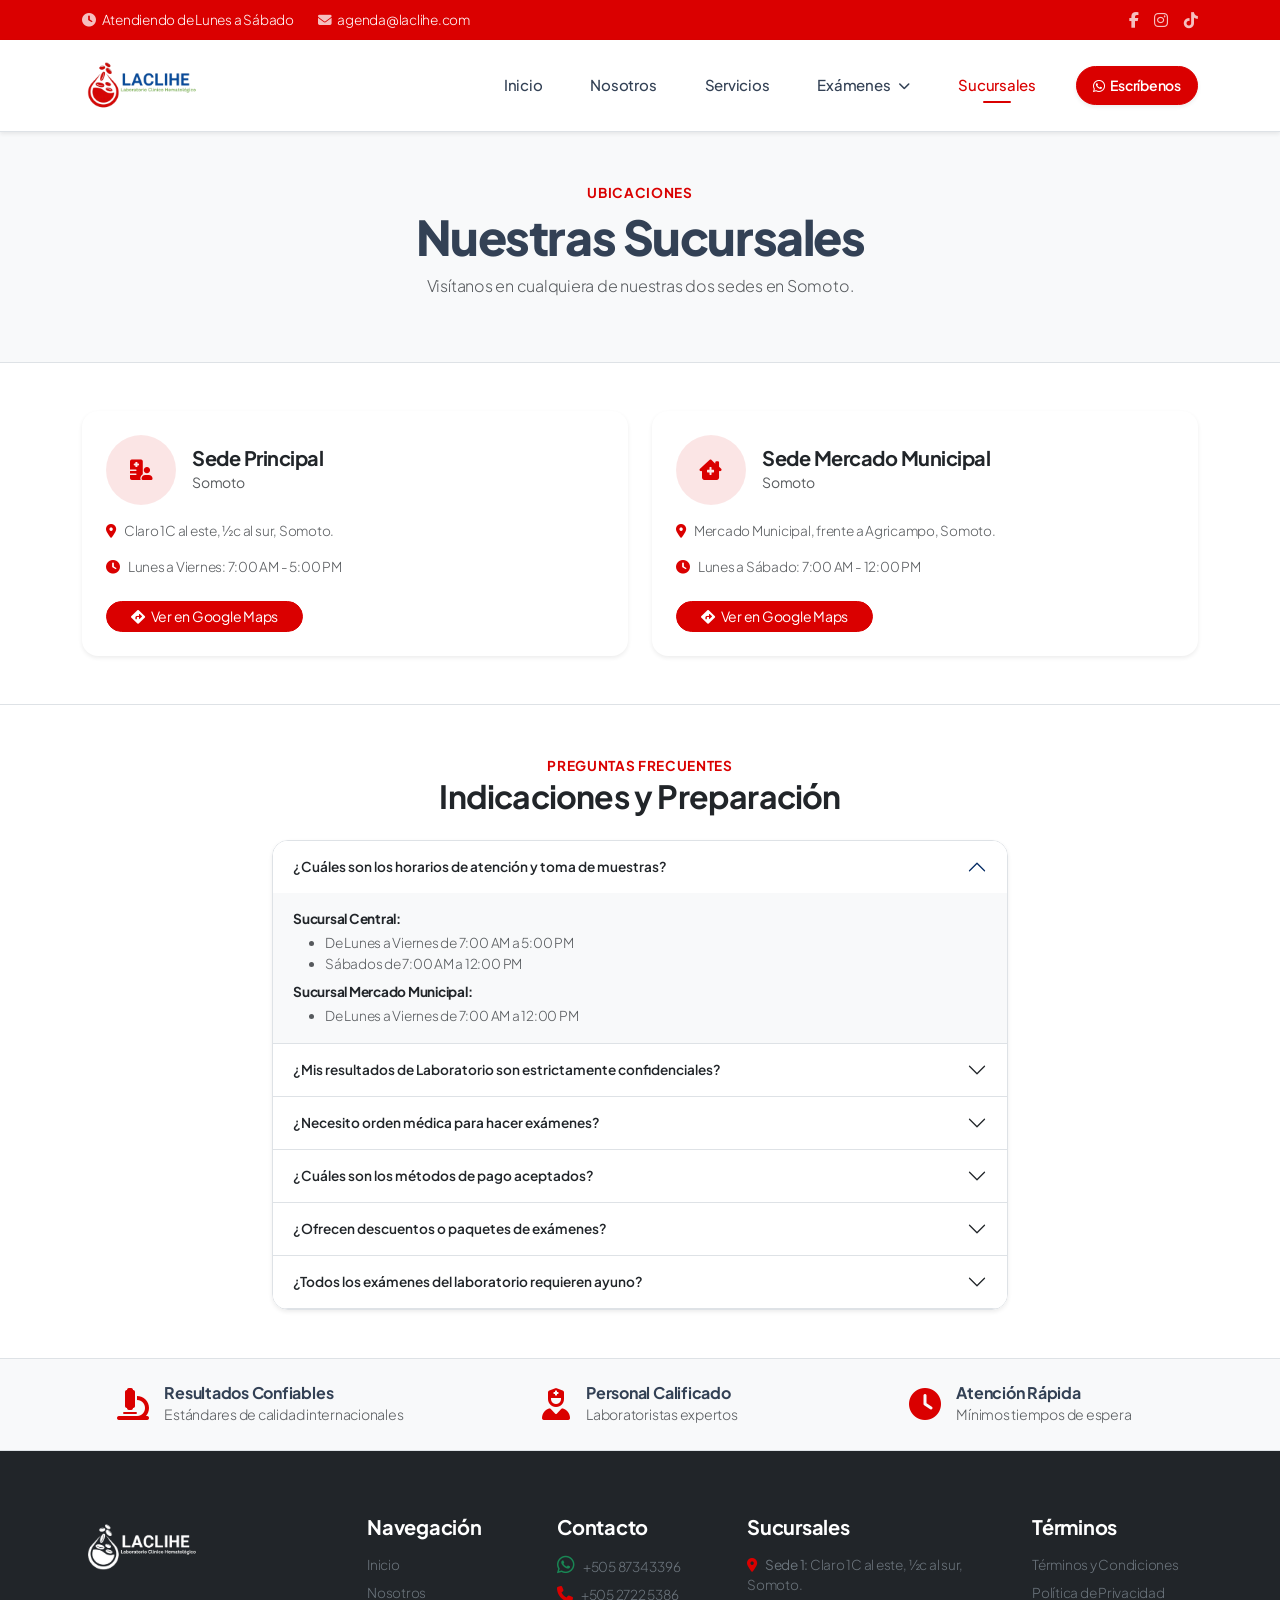
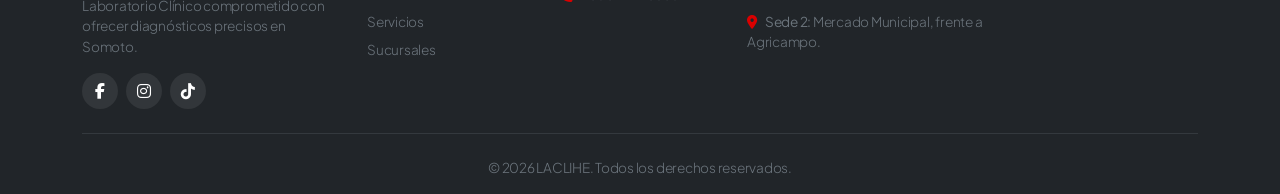
<file: sucursales.html>
<!DOCTYPE html>
<html lang="es">
<head>
  <link rel="icon" type="image/png" href="img/logo/Laclihe.png">
  <meta charset="utf-8">
  <meta name="viewport" content="width=device-width, initial-scale=1.0">
  <title>Sucursales | LACLIHE</title>
  
  <link rel="preconnect" href="https://fonts.googleapis.com">
  <link rel="preconnect" href="https://fonts.gstatic.com" crossorigin>
  <link href="https://fonts.googleapis.com/css2?family=Plus+Jakarta+Sans:ital,wght@0,300;0,400;0,500;0,600;0,700;0,800;1,400&display=swap" rel="stylesheet">
  <link href="https://cdn.jsdelivr.net/npm/bootstrap@5.3.2/dist/css/bootstrap.min.css" rel="stylesheet">
  <link rel="stylesheet" href="https://cdnjs.cloudflare.com/ajax/libs/font-awesome/6.4.0/css/all.min.css">
  <link rel="stylesheet" href="css/style.css">
</head>
<body class="d-flex flex-column min-vh-100">
 <!-- Topbar Informativa -->
  <div class="topbar py-2 bg-danger text-white d-none d-md-block">
    <div class="container d-flex justify-content-between align-items-center">
      <div class="topbar-info d-flex gap-4 fs-7 fw-light">
        <span><i class="fas fa-clock me-1 opacity-75"></i> Atendiendo de Lunes a Sábado</span>
        <span><i class="fas fa-envelope me-1 opacity-75"></i> agenda@laclihe.com</span>
      </div>
        <div class="topbar-social d-flex gap-3">
        <a href="https://www.facebook.com/p/Laboratorio-Cl%C3%ADnico-Hematol%C3%B3gicoLACLIHE-Somoto-Madriz-61553159756497/" target="_blank" rel="noopener noreferrer" class="text-white opacity-75 opacity-100-hover"><i class="fab fa-facebook-f"></i></a>
        <a href="https://www.instagram.com/laclihe/" target="_blank" rel="noopener noreferrer" class="text-white opacity-75 opacity-100-hover"><i class="fab fa-instagram"></i></a>
        <a href="https://www.tiktok.com/@lab.clnico.hemato" target="_blank" rel="noopener noreferrer" class="text-white opacity-75 opacity-100-hover"><i class="fab fa-tiktok"></i></a>
      </div>
    </div>
  </div>
<!-- Header / Navbar -->
<header class="sticky-top bg-white border-bottom shadow-sm">
  <nav class="navbar navbar-expand-lg py-2">
    <div class="container d-flex align-items-center justify-content-between">
      <a class="navbar-brand d-flex align-items-center m-0" href="index.html">
        <img src="img/Logo/Laclihe.png" alt="Logo LACLIHE" height="58" class="d-inline-block align-text-top">
      </a>
      <button class="navbar-toggler border-0 p-1 shadow-none" type="button" data-bs-toggle="offcanvas" data-bs-target="#offcanvasMenu">
        <span class="navbar-toggler-icon"></span>
      </button>

      <div class="offcanvas offcanvas-end" tabindex="-1" id="offcanvasMenu">
        <div class="offcanvas-header bg-danger text-white">
          <h5 class="offcanvas-title fw-bold">LACLIHE</h5>
          <button type="button" class="btn-close btn-close-white" data-bs-dismiss="offcanvas"></button>
        </div>
        <div class="offcanvas-body d-flex flex-column flex-lg-row align-items-start align-items-lg-center justify-content-lg-end gap-3 p-4 p-lg-0">
          <ul class="navbar-nav gap-lg-1 gap-xl-3 fw-medium m-0">
            <li class="nav-item"><a class="nav-link py-2 px-3 rounded" href="index.html">Inicio</a></li>
            <li class="nav-item"><a class="nav-link py-2 px-3 rounded" href="nosotros.html">Nosotros</a></li>
            <li class="nav-item"><a class="nav-link py-2 px-3 rounded" href="servicios.html">Servicios</a></li>
            <li class="nav-item dropdown">
                   <a class="nav-link dropdown-toggle py-2 px-3 rounded d-inline-flex align-items-center justify-content-between gap-1" href="examenes.html" role="button" data-bs-toggle="dropdown" aria-expanded="false">
  <span>Exámenes</span>
  <i class="fas fa-chevron-down dropdown-arrow ms-1"></i>
</a>
              <ul class="dropdown-menu shadow-lg border-0 rounded-3 mt-lg-2">
                <li><a class="dropdown-item py-2 fw-semibold text-danger border-bottom" href="examenes.html">Ver todos los Exámenes</a></li>
                <li><a class="dropdown-item py-2" href="examenes.html#hematologia">Hematología</a></li>
                <li><a class="dropdown-item py-2" href="examenes.html#coagulacion">Tiempos de Coagulación</a></li>
                <li><a class="dropdown-item py-2" href="examenes.html#inmunohematologia">Inmunohematología</a></li>
                <li><a class="dropdown-item py-2" href="examenes.html#serologia">Serología</a></li>
                <li><a class="dropdown-item py-2" href="examenes.html#quimica">Química Sanguínea</a></li>
                <li><a class="dropdown-item py-2" href="examenes.html#microbiologia">Microbiología</a></li>
                <li><a class="dropdown-item py-2" href="examenes.html#electrolitos">Electrolitos</a></li>
                <li><a class="dropdown-item py-2" href="examenes.html#urocopro">Uro-Coproanálisis</a></li>
                <li><a class="dropdown-item py-2" href="examenes.html#especiales">Pruebas Especiales</a></li>
              </ul>
            </li>
            <li class="nav-item"><a class="nav-link py-2 px-3 rounded active" href="sucursales.html">Sucursales</a></li>
          </ul>
          <a href="https://wa.me/+50587343396" target="_blank" rel="noopener noreferrer" class="btn btn-danger btn-sm rounded-pill px-3 py-2 fw-semibold shadow-sm text-nowrap ms-lg-2">
            <i class="fab fa-whatsapp me-1"></i> Escríbenos
          </a>
        </div>
      </div>
    </div>
  </nav>
</header>
  <div class="bg-light py-5 border-bottom">
    <div class="container text-center">
      <span class="text-danger fw-bold text-uppercase tracking-wider fs-7">Ubicaciones</span>
      <h1 class="display-5 fw-extrabold mt-1">Nuestras Sucursales</h1>
      <p class="text-muted fw-light max-w-700 mx-auto">Visítanos en cualquiera de nuestras dos sedes en Somoto.</p>
    </div>
  </div>

  <main class="flex-grow-1 py-5">
    <div class="container">
      <div class="row g-4">
        
        <!-- Sede 1 -->
        <div class="col-lg-6">
          <div class="card border-0 shadow-sm rounded-4 h-100 p-4">
            <div class="d-flex align-items-center gap-3 mb-3">
              <div class="icon-shape bg-danger-subtle text-danger rounded-circle">
                <i class="fas fa-hospital-user fa-lg"></i>
              </div>
              <div>
                <h3 class="h5 fw-bold mb-0">Sede Principal</h3>
                <small class="text-muted">Somoto</small>
              </div>
            </div>
            <p class="text-muted fs-7 fw-light"><i class="fas fa-map-marker-alt text-danger me-2"></i>Claro 1C al este, ½c al sur, Somoto.</p>
            <p class="text-muted fs-7 fw-light mb-4"><i class="fas fa-clock text-danger me-2"></i>Lunes a Viernes: 7:00 AM - 5:00 PM</p>
            <a href="https://maps.app.goo.gl/WoiHCpGDqwUrPQDj7" target="_blank" class="btn btn-danger btn-sm rounded-pill mt-auto align-self-start px-4">
              <i class="fas fa-directions me-1"></i> Ver en Google Maps
            </a>
          </div>
        </div>

        <!-- Sede 2 -->
        <div class="col-lg-6">
          <div class="card border-0 shadow-sm rounded-4 h-100 p-4">
            <div class="d-flex align-items-center gap-3 mb-3">
              <div class="icon-shape bg-danger-subtle text-danger rounded-circle">
                <i class="fas fa-clinic-medical fa-lg"></i>
              </div>
              <div>
                <h3 class="h5 fw-bold mb-0">Sede Mercado Municipal</h3>
                <small class="text-muted">Somoto</small>
              </div>
            </div>
            <p class="text-muted fs-7 fw-light"><i class="fas fa-map-marker-alt text-danger me-2"></i>Mercado Municipal, frente a Agricampo, Somoto.</p>
            <p class="text-muted fs-7 fw-light mb-4"><i class="fas fa-clock text-danger me-2"></i>Lunes a Sábado: 7:00 AM - 12:00 PM</p>
            <a href="https://maps.google.com/?q=Mercado+Municipal+de+Somoto" target="_blank" class="btn btn-danger btn-sm rounded-pill mt-auto align-self-start px-4">
              <i class="fas fa-directions me-1"></i> Ver en Google Maps
            </a>
          </div>
        </div>

      </div>
    </div>
  </main>
 <!-- Sección de Preguntas Frecuentes -->
 <!-- Sección de Preguntas Frecuentes -->
<section class="py-5 bg-white border-top">
  <div class="container">
    <div class="text-center mb-4">
      <span class="text-danger fw-bold text-uppercase tracking-wider fs-7">Preguntas Frecuentes</span>
      <h2 class="fw-bold text-dark mb-2">Indicaciones y Preparación</h2>
    </div>
    <div class="row justify-content-center">
      <div class="col-lg-8">
        <div class="accordion shadow-sm rounded-4 border overflow-hidden" id="faqAccordion">
          
          <!-- Pregunta 1 -->
          <div class="accordion-item border-0 border-bottom">
            <h3 class="accordion-header">
              <button class="accordion-button fw-semibold fs-7 shadow-none bg-white text-dark" type="button" data-bs-toggle="collapse" data-bs-target="#faq1">
                ¿Cuáles son los horarios de atención y toma de muestras?
              </button>
            </h3>
            <div id="faq1" class="accordion-collapse collapse show" data-bs-parent="#faqAccordion">
              <div class="accordion-body text-muted fs-7 fw-light bg-light py-3">
                <p class="mb-1 fw-bold text-dark">Sucursal Central:</p>
                <ul class="mb-2">
                  <li>De Lunes a Viernes de 7:00 AM a 5:00 PM</li>
                  <li>Sábados de 7:00 AM a 12:00 PM</li>
                </ul>
                <p class="mb-1 fw-bold text-dark">Sucursal Mercado Municipal:</p>
                <ul class="mb-0">
                  <li>De Lunes a Viernes de 7:00 AM a 12:00 PM</li>
                </ul> 
              </div>
            </div>
          </div>

          <!-- Pregunta 2 -->
          <div class="accordion-item border-0 border-bottom">
            <h3 class="accordion-header">
              <button class="accordion-button collapsed fw-semibold fs-7 shadow-none bg-white text-dark" type="button" data-bs-toggle="collapse" data-bs-target="#faq2">
                ¿Mis resultados de Laboratorio son estrictamente confidenciales?
              </button>
            </h3>
            <div id="faq2" class="accordion-collapse collapse" data-bs-parent="#faqAccordion">
              <div class="accordion-body text-muted fs-7 fw-light bg-light py-3">
                Sí, totalmente. Tu información médica está protegida bajo estrictos protocolos de ética y privacidad. Los resultados solo se entregan directamente a ti o a una persona autorizada con identificación, e igualmente si solicitas el envío por medios digitales seguros.
              </div>
            </div>
          </div>

          <!-- Pregunta 3 -->
          <div class="accordion-item border-0 border-bottom">
            <h3 class="accordion-header">
              <button class="accordion-button collapsed fw-semibold fs-7 shadow-none bg-white text-dark" type="button" data-bs-toggle="collapse" data-bs-target="#faq3">
                ¿Necesito orden médica para hacer exámenes?
              </button>
            </h3>
            <div id="faq3" class="accordion-collapse collapse" data-bs-parent="#faqAccordion">
              <div class="accordion-body text-muted fs-7 fw-light bg-light py-3">
                No, no es necesario. Puedes solicitar exámenes de laboratorio directamente en nuestras sucursales sin necesidad de una orden médica. 
              </div>
            </div>
          </div>

          <!-- Pregunta 4 (Actualizada y con borde inferior añadido) -->
          <div class="accordion-item border-0 border-bottom">
            <h3 class="accordion-header">
              <button class="accordion-button collapsed fw-semibold fs-7 shadow-none bg-white text-dark" type="button" data-bs-toggle="collapse" data-bs-target="#faq4">
                ¿Cuáles son los métodos de pago aceptados?
              </button>
            </h3>
            <div id="faq4" class="accordion-collapse collapse" data-bs-parent="#faqAccordion">
              <div class="accordion-body text-muted fs-7 fw-light bg-light py-3">
                Aceptamos pagos en efectivo, tarjetas de crédito o débito, y transferencias bancarias directas en nuestras sucursales.
              </div>
            </div>
          </div>
 <!-- Pregunta 4 (Actualizada y con borde inferior añadido) -->
          <div class="accordion-item border-0 border-bottom">
            <h3 class="accordion-header">
              <button class="accordion-button collapsed fw-semibold fs-7 shadow-none bg-white text-dark" type="button" data-bs-toggle="collapse" data-bs-target="#faq5">
               ¿Ofrecen descuentos o paquetes de exámenes?
              </button>
            </h3>
            <div id="faq5" class="accordion-collapse collapse" data-bs-parent="#faqAccordion">
              <div class="accordion-body text-muted fs-7 fw-light bg-light py-3">
                Sí, ofrecemos descuentos especiales y paquetes de exámenes para ciertos análisis. Te recomendamos consultar directamente en nuestras sucursales o a través de nuestros canales de contacto para obtener información actualizada sobre promociones y paquetes disponibles.
              </div>
            </div>
          </div>
           <!-- Pregunta 4 (Actualizada y con borde inferior añadido) -->
          <div class="accordion-item border-0 border-bottom">
            <h3 class="accordion-header">
              <button class="accordion-button collapsed fw-semibold fs-7 shadow-none bg-white text-dark" type="button" data-bs-toggle="collapse" data-bs-target="#faq6">
                ¿Todos los exámenes del laboratorio requieren ayuno?
              </button>
            </h3>
            <div id="faq6" class="accordion-collapse collapse" data-bs-parent="#faqAccordion">
              <div class="accordion-body text-muted fs-7 fw-light bg-light py-3">
                No, no todos los examenes requieren ayuno, depende directamente del tipo de análisis que vayas a realizar.
              </div>
            </div>
          </div>
        </div>
      </div>
    </div>
  </div>
</section>
</section>
<!-- 3. CARACTERÍSTICAS / FEATURES -->
    <section class="py-4 bg-light border-bottom border-top">
      <div class="container">
        <div class="row g-3 g-md-4">
          <!-- Item 1 -->
          <div class="col-12 col-md-4 d-flex align-items-center justify-content-start justify-content-md-center gap-3">
            <i class="fas fa-microscope fs-2 text-danger flex-shrink-0"></i>
            <div>
              <h6 class="fw-bold mb-0">Resultados Confiables</h6>
              <small class="text-muted fw-light">Estándares de calidad internacionales</small>
            </div>
          </div>
          <!-- Item 2 -->
          <div class="col-12 col-md-4 d-flex align-items-center justify-content-start justify-content-md-center gap-3">
            <i class="fas fa-user-nurse fs-2 text-danger flex-shrink-0"></i>
            <div>
              <h6 class="fw-bold mb-0">Personal Calificado</h6>
              <small class="text-muted fw-light">Laboratoristas expertos</small>
            </div>
          </div>
          <!-- Item 3 -->
          <div class="col-12 col-md-4 d-flex align-items-center justify-content-start justify-content-md-center gap-3">
            <i class="fas fa-clock fs-2 text-danger flex-shrink-0"></i>
            <div>
              <h6 class="fw-bold mb-0">Atención Rápida</h6>
              <small class="text-muted fw-light">Mínimos tiempos de espera</small>
            </div>
          </div>
        </div>
      </div>
    </section>
 <!-- Footer -->
 <footer class="bg-dark text-white pt-5 pb-3">
    <div class="container pt-3">
      <div class="row gy-4 mb-4">
        <!-- Columna 1 con Logo Invertido -->
        <div class="col-lg-3 col-md-6">
          <a class="navbar-brand d-block mb-3" href="index.html">
            <img src="img/Logo/logo_invertido.png" alt="Logo LACLIHE Invertido" height="52" class="img-fluid object-fit-contain" style="max-width: 190px;">
          </a>
          <p class="text-secondary fs-7 pe-lg-2 fw-light mb-3">Laboratorio Clínico comprometido con ofrecer diagnósticos precisos en Somoto.</p>
          <div class="d-flex gap-2 align-items-center">
            <a href="https://www.facebook.com/p/Laboratorio-Cl%C3%ADnico-Hematol%C3%B3gicoLACLIHE-Somoto-Madriz-61553159756497/" target="_blank" rel="noopener noreferrer" class="social-btn" aria-label="Facebook">
              <i class="fab fa-facebook-f"></i>
            </a>
            <a href="https://www.instagram.com/laclihe/" target="_blank" rel="noopener noreferrer" class="social-btn" aria-label="Instagram">
              <i class="fab fa-instagram"></i>
            </a>
            <a href="https://www.tiktok.com/@lab.clnico.hemato" target="_blank" rel="noopener noreferrer" class="social-btn" aria-label="TikTok">
              <i class="fab fa-tiktok"></i>
            </a>
          </div>
        </div>

        <!-- Columna 2 -->
        <div class="col-lg-2 col-md-6">
          <h5 class="fw-bold mb-3 text-white">Navegación</h5>
          <ul class="list-unstyled text-secondary fs-7 d-flex flex-column gap-2 mb-0 fw-light">
            <li><a href="index.html" class="text-secondary text-decoration-none">Inicio</a></li>
            <li><a href="nosotros.html" class="text-secondary text-decoration-none">Nosotros</a></li>
            <li><a href="servicios.html" class="text-secondary text-decoration-none">Servicios</a></li>
            <li><a href="sucursales.html" class="text-secondary text-decoration-none">Sucursales</a></li>
          </ul>
        </div>

        <!-- Columna 3 -->
        <div class="col-lg-2 col-md-6">
          <h5 class="fw-bold mb-3 text-white">Contacto</h5>
          <ul class="list-unstyled text-secondary fs-7 d-flex flex-column gap-2 fw-light mb-0">
            <li><i class="fab fa-whatsapp text-success fs-5 me-2"></i><a href="https://wa.me/+50587343396" target="_blank" rel="noopener noreferrer" class="text-secondary text-decoration-none">+505 8734 3396</a></li>
            <li><i class="fa fa-phone text-danger fs-6 me-2"></i><a href="tel:+50527225386" class="text-secondary text-decoration-none">+505 2722 5386</a></li>
          </ul>
        </div>

        <!-- Columna 4 -->
        <div class="col-lg-3 col-md-6">
          <h5 class="fw-bold mb-3 text-white">Sucursales</h5>
          <div class="d-flex flex-column gap-3 fs-7 text-secondary fw-light">
            <a href="https://maps.app.goo.gl/LJ3z3B9W6yXc7CxW7" target="_blank" rel="noopener noreferrer" class="text-secondary text-decoration-none d-block footer-map-link">
              <i class="fas fa-map-marker-alt text-danger me-2"></i><strong>Sede 1:</strong> Claro 1C al este, ½c al sur, Somoto.
            </a>
            <a href="https://maps.google.com/?q=Mercado+Municipal+Somoto+Nicaragua" target="_blank" rel="noopener noreferrer" class="text-secondary text-decoration-none d-block footer-map-link">
              <i class="fas fa-map-marker-alt text-danger me-2"></i><strong>Sede 2:</strong> Mercado Municipal, frente a Agricampo.
            </a>
          </div>
        </div>

        <!-- Columna 5 -->
        <div class="col-lg-2 col-md-6">
          <h5 class="fw-bold mb-3 text-white">Términos</h5>
          <ul class="list-unstyled text-secondary fs-7 d-flex flex-column gap-2 mb-0 fw-light">
            <li><a href="terminos-condiciones.html" class="text-secondary text-decoration-none">Términos y Condiciones</a></li>
            <li><a href="politica-privacidad.html" class="text-secondary text-decoration-none">Política de Privacidad</a></li>
          </ul>
        </div>
      </div>

      <div class="border-top border-secondary border-opacity-25 pt-4 mt-4 text-center text-secondary fs-7 fw-light">
        <p class="mb-0">© 2026 LACLIHE. Todos los derechos reservados.</p>
      </div>
    </div>
  </footer>

  <script src="https://cdn.jsdelivr.net/npm/bootstrap@5.3.2/dist/js/bootstrap.bundle.min.js"></script>
  <script src="js/script.js"></script>
</body>
</html>
</file>
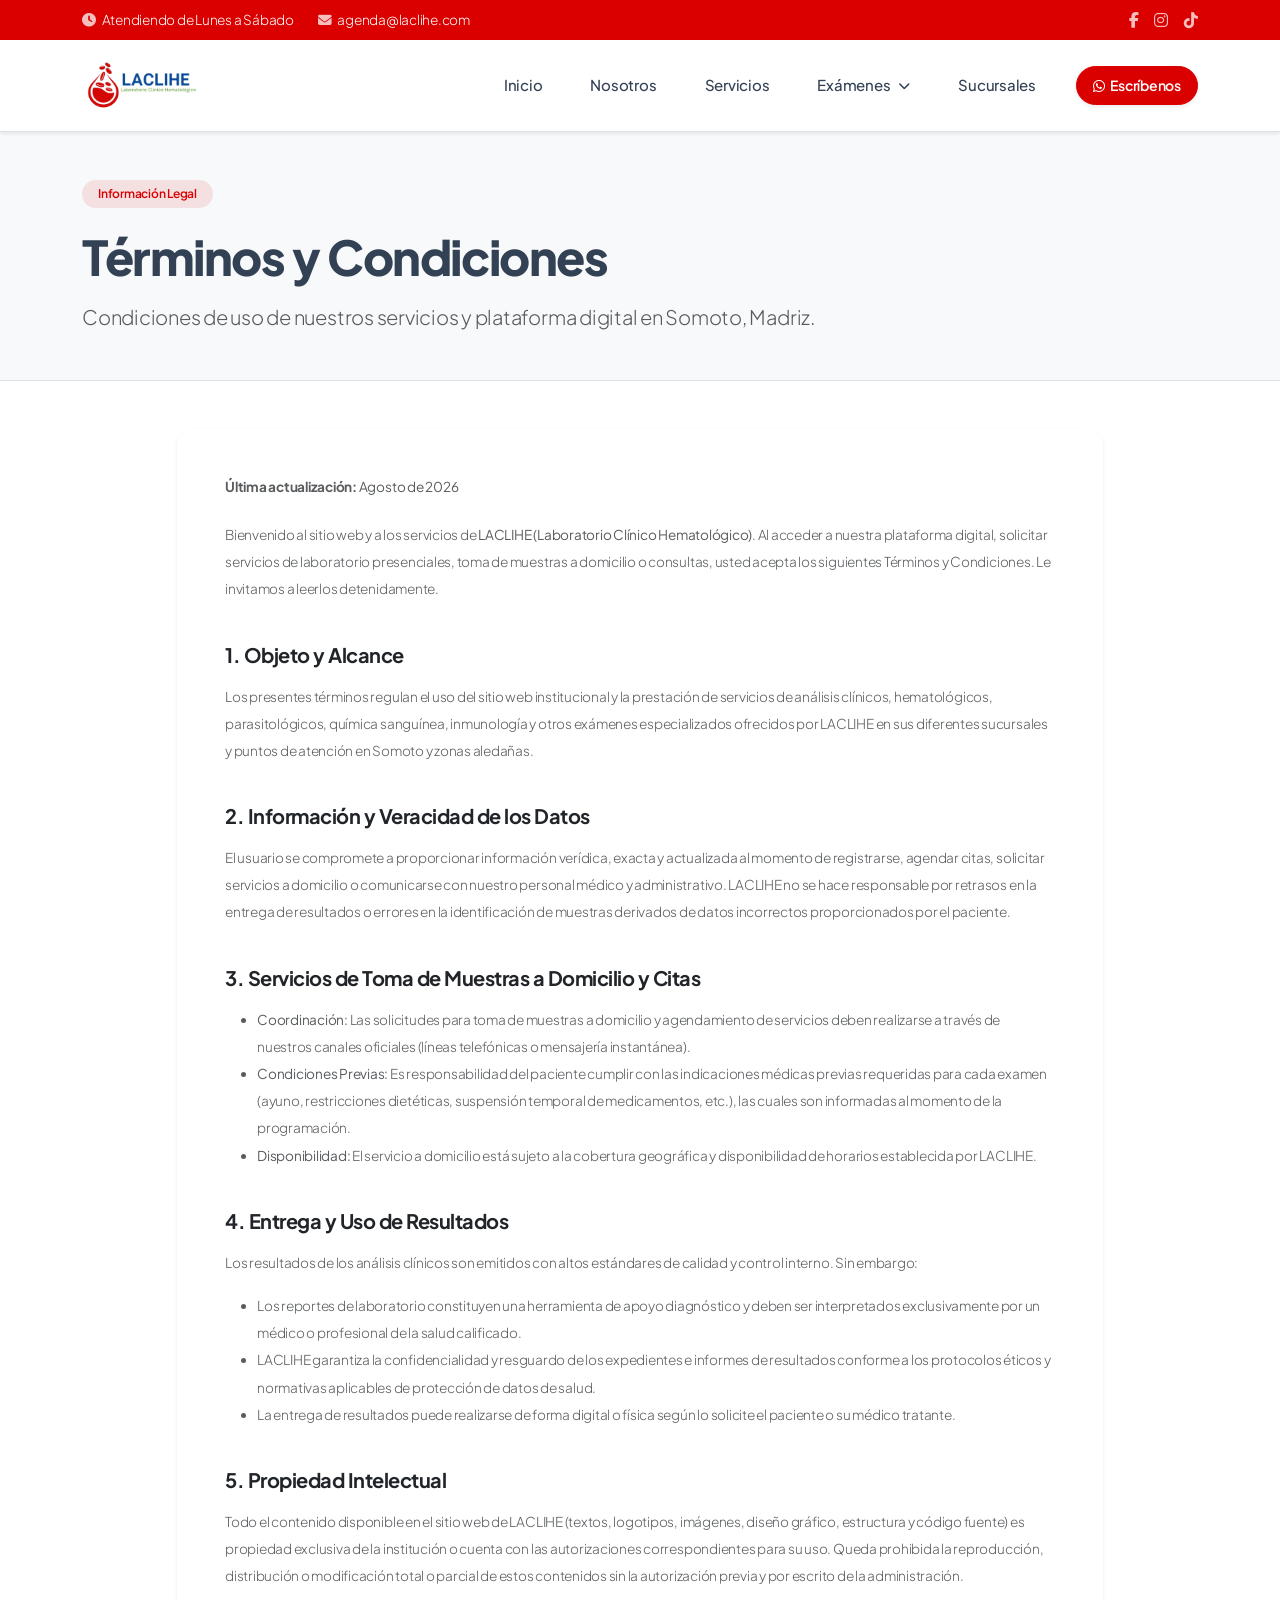
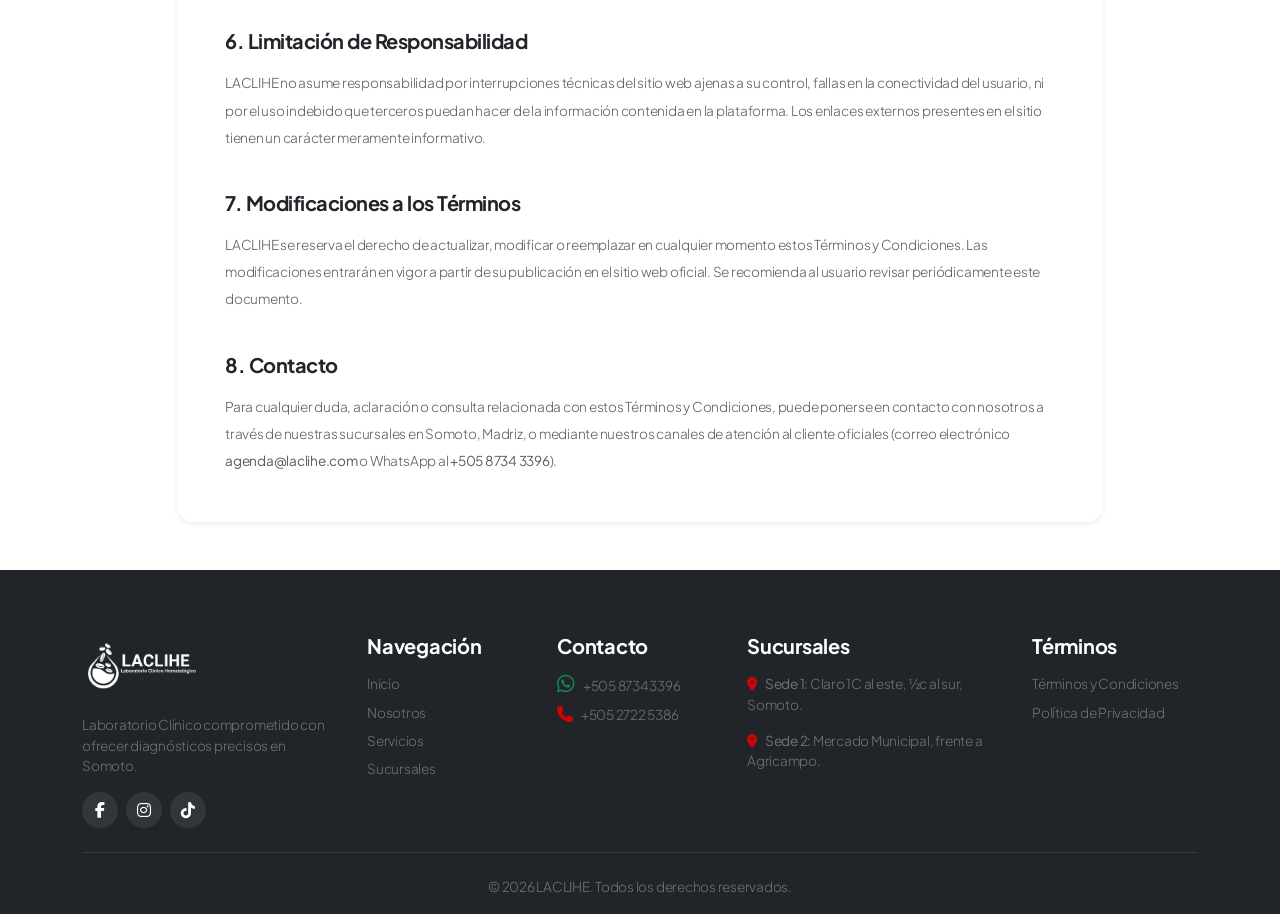
<file: terminos-condiciones.html>
<!DOCTYPE html>
<html lang="es">
<head>
  <link rel="icon" type="image/png" href="img/logo/Laclihe.png">
  <meta charset="utf-8">
  <meta name="viewport" content="width=device-width, initial-scale=1.0">
  <meta name="description" content="Términos y Condiciones de LACLIHE - Laboratorio Clínico especializado en Somoto.">
  <title>Términos y Condiciones | LACLIHE</title>
  
  <link rel="preconnect" href="https://fonts.googleapis.com">
  <link rel="preconnect" href="https://fonts.gstatic.com" crossorigin>
  <link href="https://fonts.googleapis.com/css2?family=Plus+Jakarta+Sans:ital,wght@0,300;0,400;0,500;0,600;0,700;0,800;1,400&display=swap" rel="stylesheet">
  <link href="https://cdn.jsdelivr.net/npm/bootstrap@5.3.2/dist/css/bootstrap.min.css" rel="stylesheet">
  <link rel="stylesheet" href="https://cdnjs.cloudflare.com/ajax/libs/font-awesome/6.4.0/css/all.min.css">
  <link rel="stylesheet" href="css/style.css">
</head>
<body class="d-flex flex-column min-vh-100">

  <!-- Topbar Informativa -->
  <div class="topbar py-2 bg-danger text-white d-none d-md-block">
    <div class="container d-flex justify-content-between align-items-center">
      <div class="topbar-info d-flex gap-4 fs-7 fw-light">
        <span><i class="fas fa-clock me-1 opacity-75"></i> Atendiendo de Lunes a Sábado</span>
        <span><i class="fas fa-envelope me-1 opacity-75"></i> agenda@laclihe.com</span>
      </div>
      <div class="topbar-social d-flex gap-3">
        <a href="https://www.facebook.com/p/Laboratorio-Cl%C3%ADnico-Hematol%C3%B3gicoLACLIHE-Somoto-Madriz-61553159756497/" target="_blank" rel="noopener noreferrer" class="text-white opacity-75 opacity-100-hover"><i class="fab fa-facebook-f"></i></a>
        <a href="https://www.instagram.com/laclihe/" target="_blank" rel="noopener noreferrer" class="text-white opacity-75 opacity-100-hover"><i class="fab fa-instagram"></i></a>
        <a href="https://www.tiktok.com/@lab.clnico.hemato" target="_blank" rel="noopener noreferrer" class="text-white opacity-75 opacity-100-hover"><i class="fab fa-tiktok"></i></a>
      </div>
    </div>
  </div>

  <!-- Header / Navbar -->
  <header class="sticky-top bg-white border-bottom shadow-sm">
    <nav class="navbar navbar-expand-lg py-2">
      <div class="container d-flex align-items-center justify-content-between">
        <a class="navbar-brand d-flex align-items-center m-0" href="index.html">
          <img src="img/Logo/Laclihe.png" alt="Logo LACLIHE" height="58" class="d-inline-block align-text-top">
        </a>
        <button class="navbar-toggler border-0 p-1 shadow-none" type="button" data-bs-toggle="offcanvas" data-bs-target="#offcanvasMenu" aria-controls="offcanvasMenu" aria-label="Toggle navigation">
          <span class="navbar-toggler-icon"></span>
        </button>

        <div class="offcanvas offcanvas-end" tabindex="-1" id="offcanvasMenu" aria-labelledby="offcanvasMenuLabel">
          <div class="offcanvas-header bg-danger text-white">
            <h5 class="offcanvas-title fw-bold" id="offcanvasMenuLabel">LACLIHE</h5>
            <button type="button" class="btn-close btn-close-white shadow-none" data-bs-dismiss="offcanvas" aria-label="Close"></button>
          </div>
          <div class="offcanvas-body d-flex flex-column flex-lg-row align-items-start align-items-lg-center justify-content-lg-end gap-3 p-4 p-lg-0">
            <ul class="navbar-nav gap-lg-1 gap-xl-3 fw-medium m-0">
              <li class="nav-item"><a class="nav-link py-2 px-3 rounded" href="index.html">Inicio</a></li>
              <li class="nav-item"><a class="nav-link py-2 px-3 rounded" href="nosotros.html">Nosotros</a></li>
              <li class="nav-item"><a class="nav-link py-2 px-3 rounded" href="servicios.html">Servicios</a></li>
              <li class="nav-item dropdown">
                <a class="nav-link dropdown-toggle py-2 px-3 rounded d-inline-flex align-items-center justify-content-between gap-1" href="examenes.html" role="button" data-bs-toggle="dropdown" aria-expanded="false">
                  <span>Exámenes</span>
                  <i class="fas fa-chevron-down dropdown-arrow ms-1"></i>
                </a>
                <ul class="dropdown-menu shadow-lg border-0 rounded-3 mt-lg-2">
                  <li><a class="dropdown-item py-2 fw-semibold text-danger border-bottom" href="examenes.html">Ver todos los Exámenes</a></li>
                  <li><a class="dropdown-item py-2" href="examenes.html#hematologia">Hematología</a></li>
                  <li><a class="dropdown-item py-2" href="examenes.html#coagulacion">Tiempos de Coagulación</a></li>
                  <li><a class="dropdown-item py-2" href="examenes.html#inmunohematologia">Inmunohematología</a></li>
                  <li><a class="dropdown-item py-2" href="examenes.html#serologia">Serología</a></li>
                  <li><a class="dropdown-item py-2" href="examenes.html#quimica">Química Sanguínea</a></li>
                  <li><a class="dropdown-item py-2" href="examenes.html#microbiologia">Microbiología</a></li>
                  <li><a class="dropdown-item py-2" href="examenes.html#electrolitos">Electrolitos</a></li>
                  <li><a class="dropdown-item py-2" href="examenes.html#urocopro">Uro-Coproanálisis</a></li>
                  <li><a class="dropdown-item py-2" href="examenes.html#especiales">Pruebas Especiales</a></li>
                </ul>
              </li>
              <li class="nav-item"><a class="nav-link py-2 px-3 rounded" href="sucursales.html">Sucursales</a></li>
            </ul>
            <a href="https://wa.me/+50587343396" target="_blank" rel="noopener noreferrer" class="btn btn-danger btn-sm rounded-pill px-3 py-2 fw-semibold shadow-sm text-nowrap ms-lg-2">
              <i class="fab fa-whatsapp me-1"></i> Escríbenos
            </a>
          </div>
        </div>
      </div>
    </nav>
  </header>

  <!-- Banner de Título -->
  <div class="bg-light py-5 border-bottom">
    <div class="container">
      <div class="row">
        <div class="col-lg-8">
          <span class="badge bg-danger-subtle text-danger px-3 py-2 rounded-pill fw-semibold mb-3">Información Legal</span>
          <h1 class="display-5 fw-extrabold mt-1 mb-3">Términos y Condiciones</h1>
          <p class="text-muted fw-light mb-0 fs-5">Condiciones de uso de nuestros servicios y plataforma digital en Somoto, Madriz.</p>
        </div>
      </div>
    </div>
  </div>

  <!-- Contenido Principal -->
  <main class="flex-grow-1 py-5">
    <div class="container">
      <div class="row justify-content-center">
        <div class="col-lg-10">
          <div class="card border-0 shadow-sm rounded-4 p-4 p-md-5">
            
            <p class="text-muted fs-7 mb-4"><strong>Última actualización:</strong> Agosto de 2026</p>

            <p class="text-muted fw-light fs-7 lh-lg">
              Bienvenido al sitio web y a los servicios de <strong>LACLIHE (Laboratorio Clínico Hematológico)</strong>. Al acceder a nuestra plataforma digital, solicitar servicios de laboratorio presenciales, toma de muestras a domicilio o consultas, usted acepta los siguientes Términos y Condiciones. Le invitamos a leerlos detenidamente.
            </p>

            <h3 class="h5 fw-bold text-dark mt-4 mb-3">1. Objeto y Alcance</h3>
            <p class="text-muted fw-light fs-7 lh-lg">
              Los presentes términos regulan el uso del sitio web institucional y la prestación de servicios de análisis clínicos, hematológicos, parasitológicos, química sanguínea, inmunología y otros exámenes especializados ofrecidos por LACLIHE en sus diferentes sucursales y puntos de atención en Somoto y zonas aledañas.
            </p>

            <h3 class="h5 fw-bold text-dark mt-4 mb-3">2. Información y Veracidad de los Datos</h3>
            <p class="text-muted fw-light fs-7 lh-lg">
              El usuario se compromete a proporcionar información verídica, exacta y actualizada al momento de registrarse, agendar citas, solicitar servicios a domicilio o comunicarse con nuestro personal médico y administrativo. LACLIHE no se hace responsable por retrasos en la entrega de resultados o errores en la identificación de muestras derivados de datos incorrectos proporcionados por el paciente.
            </p>

            <h3 class="h5 fw-bold text-dark mt-4 mb-3">3. Servicios de Toma de Muestras a Domicilio y Citas</h3>
            <ul class="text-muted fw-light fs-7 lh-lg">
              <li><strong>Coordinación:</strong> Las solicitudes para toma de muestras a domicilio y agendamiento de servicios deben realizarse a través de nuestros canales oficiales (líneas telefónicas o mensajería instantánea).</li>
              <li><strong>Condiciones Previas:</strong> Es responsabilidad del paciente cumplir con las indicaciones médicas previas requeridas para cada examen (ayuno, restricciones dietéticas, suspensión temporal de medicamentos, etc.), las cuales son informadas al momento de la programación.</li>
              <li><strong>Disponibilidad:</strong> El servicio a domicilio está sujeto a la cobertura geográfica y disponibilidad de horarios establecida por LACLIHE.</li>
            </ul>

            <h3 class="h5 fw-bold text-dark mt-4 mb-3">4. Entrega y Uso de Resultados</h3>
            <p class="text-muted fw-light fs-7 lh-lg">
              Los resultados de los análisis clínicos son emitidos con altos estándares de calidad y control interno. Sin embargo:
            </p>
            <ul class="text-muted fw-light fs-7 lh-lg">
              <li>Los reportes de laboratorio constituyen una herramienta de apoyo diagnóstico y deben ser interpretados exclusivamente por un médico o profesional de la salud calificado.</li>
              <li>LACLIHE garantiza la confidencialidad y resguardo de los expedientes e informes de resultados conforme a los protocolos éticos y normativas aplicables de protección de datos de salud.</li>
              <li>La entrega de resultados puede realizarse de forma digital o física según lo solicite el paciente o su médico tratante.</li>
            </ul>

            <h3 class="h5 fw-bold text-dark mt-4 mb-3">5. Propiedad Intelectual</h3>
            <p class="text-muted fw-light fs-7 lh-lg">
              Todo el contenido disponible en el sitio web de LACLIHE (textos, logotipos, imágenes, diseño gráfico, estructura y código fuente) es propiedad exclusiva de la institución o cuenta con las autorizaciones correspondientes para su uso. Queda prohibida la reproducción, distribución o modificación total o parcial de estos contenidos sin la autorización previa y por escrito de la administración.
            </p>

            <h3 class="h5 fw-bold text-dark mt-4 mb-3">6. Limitación de Responsabilidad</h3>
            <p class="text-muted fw-light fs-7 lh-lg">
              LACLIHE no asume responsabilidad por interrupciones técnicas del sitio web ajenas a su control, fallas en la conectividad del usuario, ni por el uso indebido que terceros puedan hacer de la información contenida en la plataforma. Los enlaces externos presentes en el sitio tienen un carácter meramente informativo.
            </p>

            <h3 class="h5 fw-bold text-dark mt-4 mb-3">7. Modificaciones a los Términos</h3>
            <p class="text-muted fw-light fs-7 lh-lg">
              LACLIHE se reserva el derecho de actualizar, modificar o reemplazar en cualquier momento estos Términos y Condiciones. Las modificaciones entrarán en vigor a partir de su publicación en el sitio web oficial. Se recomienda al usuario revisar periódicamente este documento.
            </p>

            <h3 class="h5 fw-bold text-dark mt-4 mb-3">8. Contacto</h3>
            <p class="text-muted fw-light fs-7 lh-lg mb-0">
              Para cualquier duda, aclaración o consulta relacionada con estos Términos y Condiciones, puede ponerse en contacto con nosotros a través de nuestras sucursales en Somoto, Madriz, o mediante nuestros canales de atención al cliente oficiales (correo electrónico <strong>agenda@laclihe.com</strong> o WhatsApp al <strong>+505 8734 3396</strong>).
            </p>

          </div>
        </div>
      </div>
    </div>
  </main>

  <!-- Footer -->
  <footer class="bg-dark text-white pt-5 pb-3">
    <div class="container pt-3">
      <div class="row gy-4 mb-4">
        <!-- Columna 1 con Logo Invertido -->
        <div class="col-lg-3 col-md-6">
          <a class="navbar-brand d-block mb-3" href="index.html">
            <img src="img/Logo/logo_invertido.png" alt="Logo LACLIHE Invertido" height="52" class="img-fluid object-fit-contain" style="max-width: 190px;">
          </a>
          <p class="text-secondary fs-7 pe-lg-2 fw-light mb-3">Laboratorio Clínico comprometido con ofrecer diagnósticos precisos en Somoto.</p>
          <div class="d-flex gap-2 align-items-center">
            <a href="https://www.facebook.com/p/Laboratorio-Cl%C3%ADnico-Hematol%C3%B3gicoLACLIHE-Somoto-Madriz-61553159756497/" target="_blank" rel="noopener noreferrer" class="social-btn" aria-label="Facebook">
              <i class="fab fa-facebook-f"></i>
            </a>
            <a href="https://www.instagram.com/laclihe/" target="_blank" rel="noopener noreferrer" class="social-btn" aria-label="Instagram">
              <i class="fab fa-instagram"></i>
            </a>
            <a href="https://www.tiktok.com/@lab.clnico.hemato" target="_blank" rel="noopener noreferrer" class="social-btn" aria-label="TikTok">
              <i class="fab fa-tiktok"></i>
            </a>
          </div>
        </div>

        <!-- Columna 2 -->
        <div class="col-lg-2 col-md-6">
          <h5 class="fw-bold mb-3 text-white">Navegación</h5>
          <ul class="list-unstyled text-secondary fs-7 d-flex flex-column gap-2 mb-0 fw-light">
            <li><a href="index.html" class="text-secondary text-decoration-none">Inicio</a></li>
            <li><a href="nosotros.html" class="text-secondary text-decoration-none">Nosotros</a></li>
            <li><a href="servicios.html" class="text-secondary text-decoration-none">Servicios</a></li>
            <li><a href="sucursales.html" class="text-secondary text-decoration-none">Sucursales</a></li>
          </ul>
        </div>

        <!-- Columna 3 -->
        <div class="col-lg-2 col-md-6">
          <h5 class="fw-bold mb-3 text-white">Contacto</h5>
          <ul class="list-unstyled text-secondary fs-7 d-flex flex-column gap-2 fw-light mb-0">
            <li><i class="fab fa-whatsapp text-success fs-5 me-2"></i><a href="https://wa.me/+50587343396" target="_blank" rel="noopener noreferrer" class="text-secondary text-decoration-none">+505 8734 3396</a></li>
            <li><i class="fa fa-phone text-danger fs-6 me-2"></i><a href="tel:+50527225386" class="text-secondary text-decoration-none">+505 2722 5386</a></li>
          </ul>
        </div>

        <!-- Columna 4 -->
        <div class="col-lg-3 col-md-6">
          <h5 class="fw-bold mb-3 text-white">Sucursales</h5>
          <div class="d-flex flex-column gap-3 fs-7 text-secondary fw-light">
            <a href="https://maps.app.goo.gl/LJ3z3B9W6yXc7CxW7" target="_blank" rel="noopener noreferrer" class="text-secondary text-decoration-none d-block footer-map-link">
              <i class="fas fa-map-marker-alt text-danger me-2"></i><strong>Sede 1:</strong> Claro 1C al este, ½c al sur, Somoto.
            </a>
            <a href="https://maps.google.com/?q=Mercado+Municipal+Somoto+Nicaragua" target="_blank" rel="noopener noreferrer" class="text-secondary text-decoration-none d-block footer-map-link">
              <i class="fas fa-map-marker-alt text-danger me-2"></i><strong>Sede 2:</strong> Mercado Municipal, frente a Agricampo.
            </a>
          </div>
        </div>

        <!-- Columna 5 -->
        <div class="col-lg-2 col-md-6">
          <h5 class="fw-bold mb-3 text-white">Términos</h5>
          <ul class="list-unstyled text-secondary fs-7 d-flex flex-column gap-2 mb-0 fw-light">
            <li><a href="terminos-condiciones.html" class="text-secondary text-decoration-none">Términos y Condiciones</a></li>
            <li><a href="politica-privacidad.html" class="text-secondary text-decoration-none">Política de Privacidad</a></li>
          </ul>
        </div>
      </div>

      <div class="border-top border-secondary border-opacity-25 pt-4 mt-4 text-center text-secondary fs-7 fw-light">
        <p class="mb-0">© 2026 LACLIHE. Todos los derechos reservados.</p>
      </div>
    </div>
  </footer>

  <script src="https://cdn.jsdelivr.net/npm/bootstrap@5.3.2/dist/js/bootstrap.bundle.min.js"></script>
  <script src="js/script.js"></script>
</body>
</html>
</file>
<file: css/style.css>
/* ==========================================================================
   1. CONFIGURACIÓN GLOBAL & HTML/BODY
   ========================================================================== */
:root {
  --primary-font: 'Plus Jakarta Sans', system-ui, -apple-system, sans-serif;
  --primary-color: #da0000;
  --primary-hover: #b30000;
  --primary-subtle: rgba(218, 0, 0, 0.1);
  --secondary-color: #0f172a;
  --bg-subtle: #f8f9fa;
  --dark-color: #0f172a;
}

html {
  /* overflow-y: scroll; */
  width: 100%;
}

html, body {
  max-width: 100%;
  box-sizing: border-box;
}

*, *:before, *:after {
  box-sizing: inherit;
}

body {
  font-family: var(--primary-font);
  color: #334155;
  background-color: #ffffff;
  /* NOTA: No usamos overflow-x: hidden aquí en el body para no romper el sticky-top */
  -webkit-font-smoothing: antialiased;
  -moz-osx-font-smoothing: grayscale;
  letter-spacing: -0.015em;
  position: relative;
  width: 100%;
}

/* ==========================================================================
   2. CLASES DE SOBRESCRITURA ROJO (#da0000)
   ========================================================================== */
.bg-danger {
  background-color: #da0000 !important;
}

.text-danger {
  color: #da0000 !important;
}

.bg-danger-subtle {
  background-color: var(--primary-subtle) !important;
}

.btn-danger {
  background-color: #da0000 !important;
  border-color: #da0000 !important;
  color: #ffffff !important;
}

.btn-danger:hover, 
.btn-danger:focus, 
.btn-danger:active {
  background-color: var(--primary-hover) !important;
  border-color: var(--primary-hover) !important;
}

.btn-outline-danger {
  color: #da0000 !important;
  border-color: #da0000 !important;
}

.btn-outline-danger:hover {
  background-color: #da0000 !important;
  color: #ffffff !important;
}

/* ==========================================================================
   3. TIPOGRAFÍA Y CLASES DE UTILIDAD
   ========================================================================== */
.fw-extrabold { 
  font-weight: 800; 
  letter-spacing: -0.03em;
}

.fs-7 { 
  font-size: 0.85rem; 
}

.fs-8 {
  font-size: 0.75rem;
}

.tracking-wider {
  letter-spacing: 0.05em;
}

.max-w-700 {
  max-width: 700px;
}

h1, h2, h3, .display-4, .display-6 {
  letter-spacing: -0.025em;
}

/* ==========================================================================
   4. HEADER, NAVEGACIÓN Y MENÚ DESPLEGABLE
   ========================================================================== */
header.sticky-top {
  position: -webkit-sticky !important;
  position: sticky !important;
  top: 0 !important;
  z-index: 1030 !important;
  background-color: #ffffff !important;
}

.navbar-brand {
  min-width: 180px;
}

.navbar-brand img {
  height: 65px !important;
  object-fit: contain;
  transform: scale(1.1);
  transform-origin: left center;
  transition: transform 0.25s ease;
}

.navbar .nav-link {
  color: #334155;
  font-size: 0.9375rem;
  transition: color 0.25s ease-in-out;
  white-space: nowrap;
  position: relative;
  display: inline-flex;
  align-items: center;
}

.navbar .nav-link::after {
  content: '';
  position: absolute;
  bottom: 2px;
  left: 50%;
  width: 0;
  height: 2px;
  background-color: var(--primary-color, #da0000);
  transition: all 0.3s cubic-bezier(0.25, 0.8, 0.25, 1);
  transform: translateX(-50%);
  border-radius: 2px;
}

.navbar .nav-link:hover,
.navbar .nav-link.active {
  color: var(--primary-color, #da0000) !important;
  background-color: transparent !important;
}

.navbar .nav-link:hover::after,
.navbar .nav-link.active::after {
  width: 28px;
}

/* Ocultar el triángulo por defecto que trae Bootstrap */
.navbar .dropdown-toggle::after {
  display: none !important;
}

/* Transición suave para la flecha personalizativa */
.navbar .dropdown-arrow {
  font-size: 0.75rem;
  transition: transform 0.3s cubic-bezier(0.4, 0, 0.2, 1);
}

/* Rotación de 180° cuando el menú desplegable está abierto (.show) */
.navbar .nav-item.dropdown .dropdown-toggle.show .dropdown-arrow {
  transform: rotate(180deg);
}

/* ==========================================================================
   5. HERO SLIDER Y COMPONENTES DE CARRUSEL
   ========================================================================== */
#heroCarousel {
  position: relative;
  overflow: hidden; /* Evita desbordamiento interno del carrusel */
}

.hero-slide {
  min-height: 480px;
  background-size: cover !important;
  background-position: center center !important;
  background-repeat: no-repeat !important;
}

.min-vh-50 {
  min-height: 50vh;
}

#heroCarousel .carousel-control-prev,
#heroCarousel .carousel-control-next {
  width: 42px !important;
  height: 42px !important;
  top: 50% !important;
  bottom: auto !important;
  transform: translateY(-50%) !important;
  background-color: rgba(15, 23, 42, 0.35) !important;
  backdrop-filter: blur(4px);
  border: 1px solid rgba(255, 255, 255, 0.2);
  border-radius: 50% !important;
  opacity: 0.7;
  transition: all 0.3s ease;
  z-index: 10;
  margin: 0;
  padding: 0;
}

#heroCarousel .carousel-control-prev {
  left: 15px !important;
}

#heroCarousel .carousel-control-next {
  right: 15px !important;
}

#heroCarousel .carousel-control-prev:hover,
#heroCarousel .carousel-control-next:hover {
  background-color: var(--primary-color) !important;
  border-color: var(--primary-color);
  opacity: 1 !important;
  transform: translateY(-50%) scale(1.05) !important;
}

#heroCarousel .carousel-control-prev-icon,
#heroCarousel .carousel-control-next-icon {
  width: 1rem;
  height: 1rem;
}

#heroCarousel .carousel-indicators [data-bs-target] {
  width: 8px;
  height: 8px;
  border-radius: 50%;
  margin: 0 4px;
}

/* Estabilizador de carga para el carrusel (Evita parpadeos) */
.carousel-item {
  backface-visibility: hidden;
  transform: translateZ(0);
  -webkit-font-smoothing: antialiased;
}

/* ==========================================================================
   6. TARJETAS, IMÁGENES Y SECCIONES (SERVICIOS Y EXÁMENES)
   ========================================================================== */
.icon-shape {
  width: 70px;
  height: 70px;
  display: flex;
  align-items: center;
  justify-content: center;
  transition: all 0.3s ease;
}

.card-service {
  background: #ffffff;
  border: 1px solid #f1f5f9 !important;
  transition: all 0.35s cubic-bezier(0.165, 0.84, 0.44, 1);
}

.card-service:hover {
  transform: translateY(-8px);
  box-shadow: 0 20px 25px -5px rgba(0, 0, 0, 0.08), 0 8px 10px -6px rgba(0, 0, 0, 0.01) !important;
  border-color: rgba(218, 0, 0, 0.2) !important;
}

.card-service:hover .icon-shape {
  background-color: var(--primary-color) !important;
  color: #ffffff !important;
}

.exam-card {
  transition: transform 0.3s cubic-bezier(0.165, 0.84, 0.44, 1), 
              box-shadow 0.3s ease, 
              border-color 0.3s ease;
  border: 1px solid #e2e8f0 !important;
  cursor: default;
}

.exam-card:hover {
  transform: translateY(-8px);
  box-shadow: 0 18px 35px rgba(218, 0, 0, 0.08) !important;
  border-color: rgba(218, 0, 0, 0.3) !important;
}

.icon-box {
  width: 52px;
  height: 52px;
  display: flex;
  align-items: center;
  justify-content: center;
  transition: background-color 0.3s ease, color 0.3s ease, transform 0.3s ease;
}

.exam-card:hover .icon-box {
  background-color: var(--primary-color) !important;
  color: #ffffff !important;
  transform: scale(1.08);
}

.exam-list li {
  transition: transform 0.2s ease, color 0.2s ease;
}

.exam-card:hover .exam-list li:hover {
  transform: translateX(5px);
  color: var(--primary-color) !important;
}

main img:not(#heroCarousel img) {
  border-radius: 1.25rem !important;
  box-shadow: 0 10px 25px -5px rgba(0, 0, 0, 0.08), 0 8px 10px -6px rgba(0, 0, 0, 0.04);
  transition: transform 0.35s cubic-bezier(0.165, 0.84, 0.44, 1), box-shadow 0.35s ease;
}

main img:not(#heroCarousel img):hover {
  transform: translateY(-4px);
  box-shadow: 0 20px 30px -10px rgba(0, 0, 0, 0.12);
}

/* ==========================================================================
   7. FOOTER Y ENLACES SOCIALES
   ========================================================================== */
.social-btn {
  width: 36px;
  height: 36px;
  background-color: rgba(255, 255, 255, 0.08);
  color: #ffffff;
  display: flex;
  align-items: center;
  justify-content: center;
  border-radius: 50%;
  text-decoration: none;
  transition: all 0.3s ease;
}

.social-btn:hover {
  background-color: var(--primary-color);
  color: #ffffff;
  transform: translateY(-3px);
}

footer a:hover,
.footer-link:hover {
  color: #ffffff !important;
  transition: color 0.2s ease-in-out;
}

.opacity-100-hover:hover {
  opacity: 1 !important;
  transition: opacity 0.2s ease;
}

.footer-map-link {
  transition: color 0.25s ease, transform 0.25s ease;
}

/* ==========================================================================
   8. ANCLAS (SCROLL MARGIN)
   ========================================================================== */
[id] {
  scroll-margin-top: 90px;
}

/* ==========================================================================
   9. MEDIA QUERIES & RESPONSIVE DESIGN
   ========================================================================== */
@media (min-width: 992px) and (max-width: 1199px) {
  .navbar .nav-link {
    font-size: 0.875rem;
    padding-left: 0.5rem !important;
    padding-right: 0.5rem !important;
  }
}

@media (max-width: 991.98px) {
  .offcanvas-body .nav-link {
    display: inline-flex;
    justify-content: flex-start;
    align-items: center;
    width: 100%;
  }

  .offcanvas-body .nav-link.dropdown-toggle span {
    position: relative;
  }
  
  .offcanvas-body .nav-link::after {
    left: 20px;
    transform: none;
  }
}

@media (max-width: 768px) {
  .hero-slide {
    min-height: 380px;
  }
  
  .min-vh-50 {
    min-height: auto;
  }

  .hero-slide h1.display-4 {
    font-size: 1.85rem !important;
  }

  .hero-slide p.lead {
    font-size: 0.95rem !important;
    margin-bottom: 1rem !important;
  }

  .hero-slide .container.py-5,
  .hero-slide .col-lg-7.py-5 {
    padding-top: 1.5rem !important;
    padding-bottom: 1.5rem !important;
  }

  #heroCarousel .carousel-control-prev,
  #heroCarousel .carousel-control-next {
    top: auto !important;
    bottom: 15px !important;
    transform: none !important;
    background-color: rgba(0, 0, 0, 0.4) !important; 
    width: 40px !important;
    height: 40px !important;
    border-radius: 50% !important;
    transition: background-color 0.15s ease-in-out, opacity 0.15s ease-in-out !important;
    opacity: 0.8 !important;
    outline: none !important;
    box-shadow: none !important;
    border: none !important;
  }

  #heroCarousel .carousel-control-prev:active,
  #heroCarousel .carousel-control-next:active,
  #heroCarousel .carousel-control-prev:hover,
  #heroCarousel .carousel-control-next:hover {
    background-color: var(--bs-danger, #dc3545) !important;
    transform: none !important;
    opacity: 1 !important;
    outline: none !important;
    box-shadow: none !important;
  }

  #heroCarousel .carousel-control-prev {
    left: 32% !important;
  }

  #heroCarousel .carousel-control-next {
    right: 32% !important;
  }
}

@media (max-width: 768px) {
  #heroCarousel, 
  #heroCarousel .carousel-inner, 
  #heroCarousel .carousel-item {
    height: 480px !important;
  }
}
/* Animación para la tarjeta completa (mantiene el tinte de fondo suave) */
@keyframes pulseCard {
  0%, 100% {
    transform: translateY(0) scale(1);
    box-shadow: 0 0.125rem 0.25rem rgba(0, 0, 0, 0.075);
  }
  50% {
    transform: translateY(-4px) scale(1.02);
    box-shadow: 0 0.5rem 1rem rgba(218, 0, 0, 0.15);
    background-color: rgba(218, 0, 0, 0.06);
  }
}

/* Animación para el examen específico (resalta solo el ítem en la lista) */
@keyframes pulseItem {
  0%, 100% {
    transform: translateX(0);
    background-color: transparent;
  }
  50% {
    transform: translateX(6px);
    background-color: rgba(218, 0, 0, 0.08);
    color: var(--primary-color, #da0000) !important;
  }
}

/* Aplicación de clases */
.highlight-card {
  animation: pulseCard 0.8s ease-in-out 3;
}

.highlight-item {
  animation: pulseItem 0.8s ease-in-out 3;
  border-radius: 6px;
  padding: 2px 8px;
  font-weight: 600;
}
/* Animación para la tarjeta al buscar examen específico (solo elevación hover, sin cambiar fondo) */
@keyframes pulseCardHover {
  0%, 100% {
    transform: translateY(0);
  }
  50% {
    transform: translateY(-8px);
    box-shadow: 0 18px 35px rgba(218, 0, 0, 0.12) !important;
    border-color: rgba(218, 0, 0, 0.3) !important;
  }
}

.highlight-card-hover {
  animation: pulseCardHover 0.8s ease-in-out 2;
}
@media (max-width: 768px) {
  .suggestions-dropdown {
    position: absolute;
    left: 0;
    right: 0;
    z-index: 1050;
    max-height: 45vh; /* Reserva máximo el 45% de la pantalla visible */
    overflow-y: auto;
    -webkit-overflow-scrolling: touch;
    box-shadow: 0 8px 16px rgba(0, 0, 0, 0.2);
  }
}
@media (max-width: 768px) {
  #searchResults {
    position: absolute;
    z-index: 1055 !important;
    max-height: 38vh !important;
  }
}
/* Botón Flotante del Buscador */
.btn-floating-search {
  position: fixed;
  bottom: 25px;
  right: 25px;
  width: 52px;
  height: 52px;
  border-radius: 50%;
  background-color: var(--primary-color, #da0000);
  color: #ffffff;
  border: none;
  box-shadow: 0 4px 15px rgba(218, 0, 0, 0.35);
  display: flex;
  align-items: center;
  justify-content: center;
  font-size: 1.2rem;
  z-index: 1040;
  cursor: pointer;
  transition: transform 0.25s ease, background-color 0.25s ease, box-shadow 0.25s ease;
}

.btn-floating-search:hover {
  background-color: var(--primary-hover, #b30000);
  transform: translateY(-3px) scale(1.05);
  box-shadow: 0 8px 20px rgba(218, 0, 0, 0.45);
  color: #ffffff;
}

.btn-floating-search:active {
  transform: translateY(0) scale(0.95);
}

@media (max-width: 768px) {
  .btn-floating-search {
    bottom: 20px;
    right: 20px;
    width: 48px;
    height: 48px;
    font-size: 1.1rem;
  }
}
/* Cursor de mano en las sugerencias del buscador */
#searchResults .dropdown-item {
  cursor: pointer;
}
</file>
